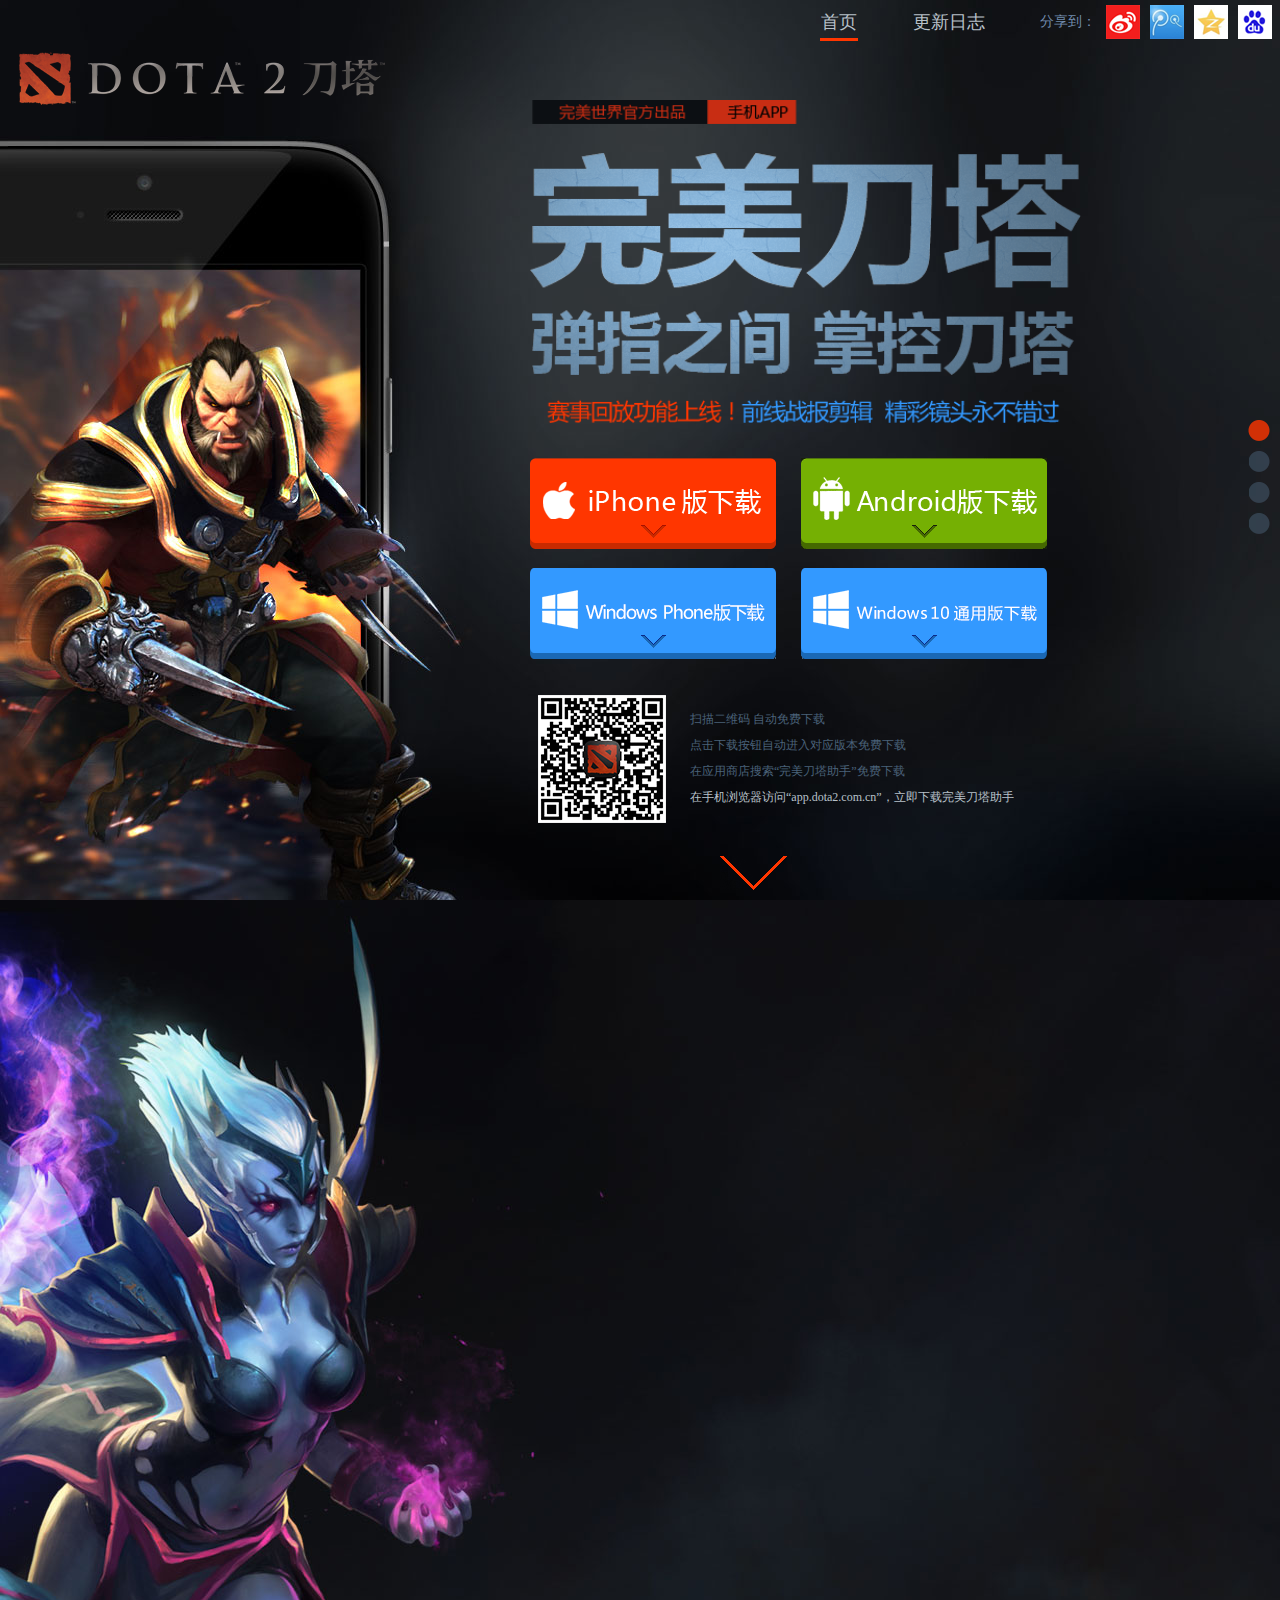
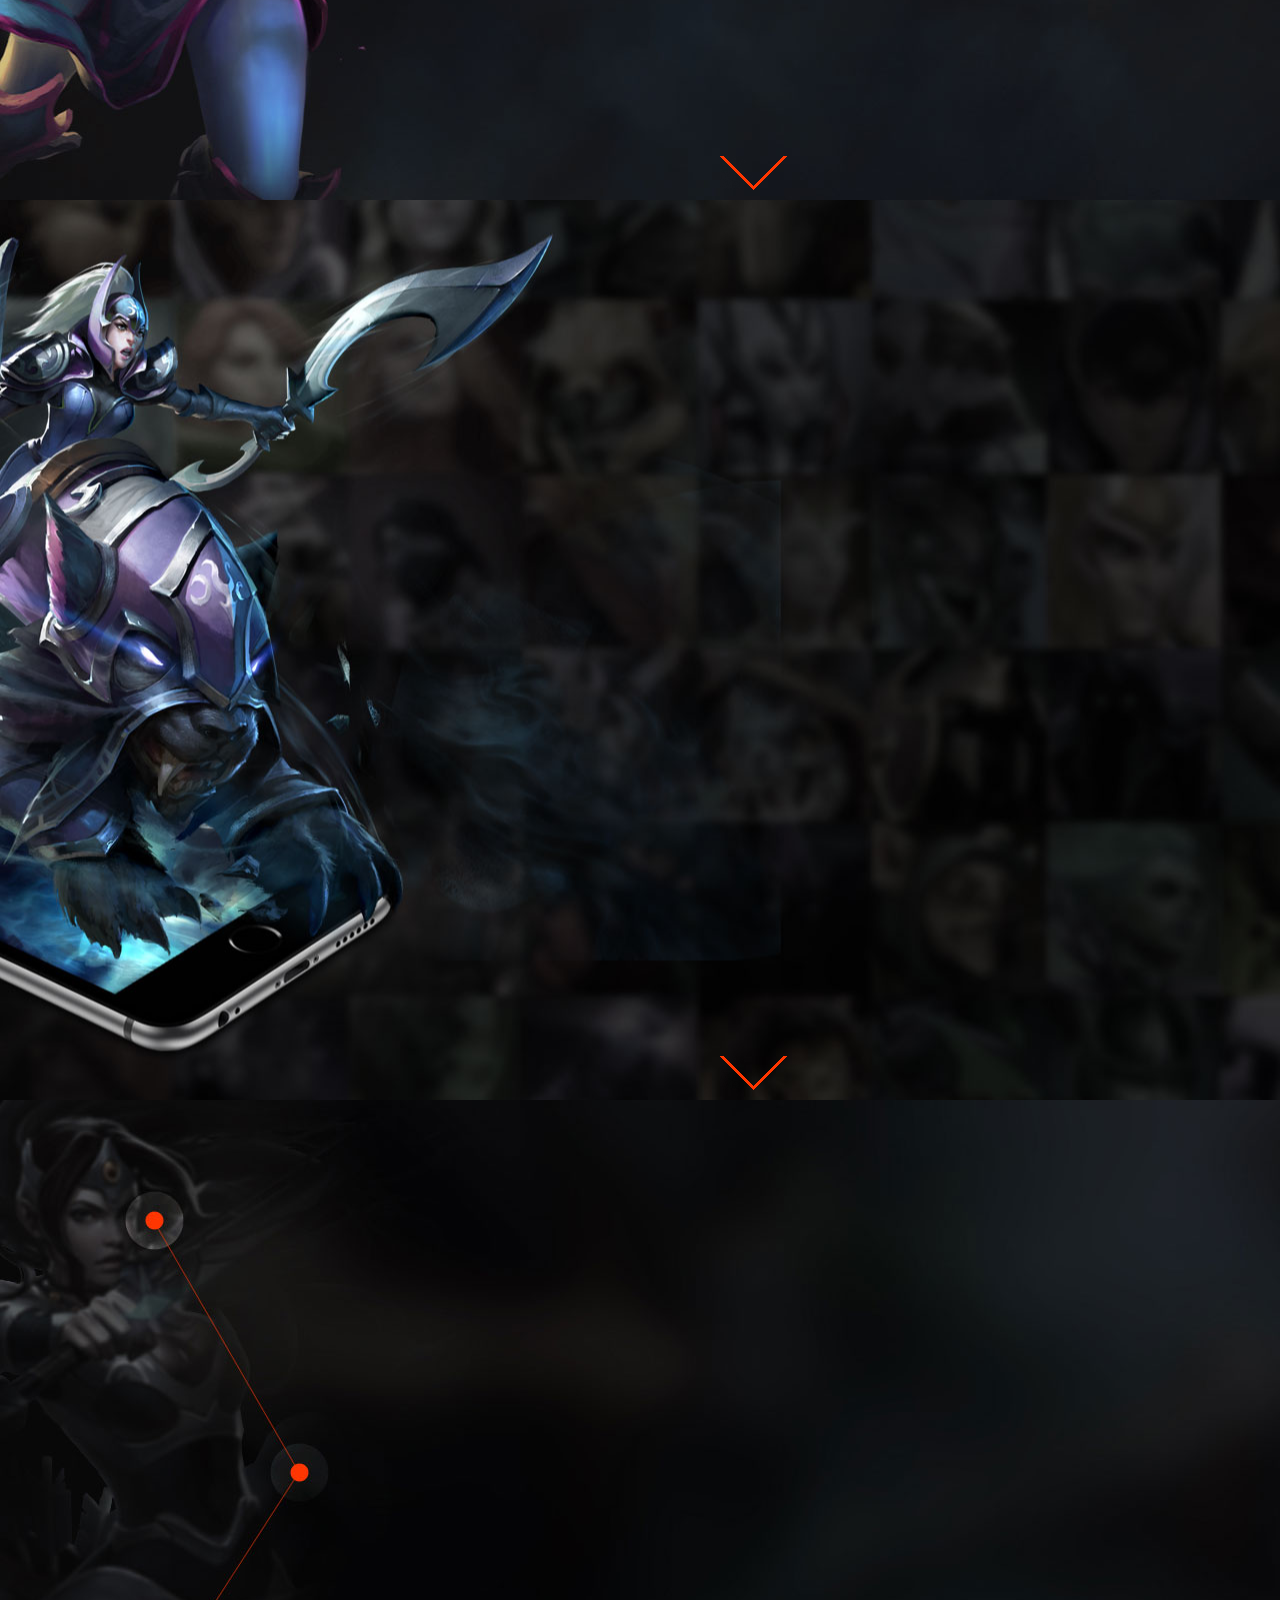
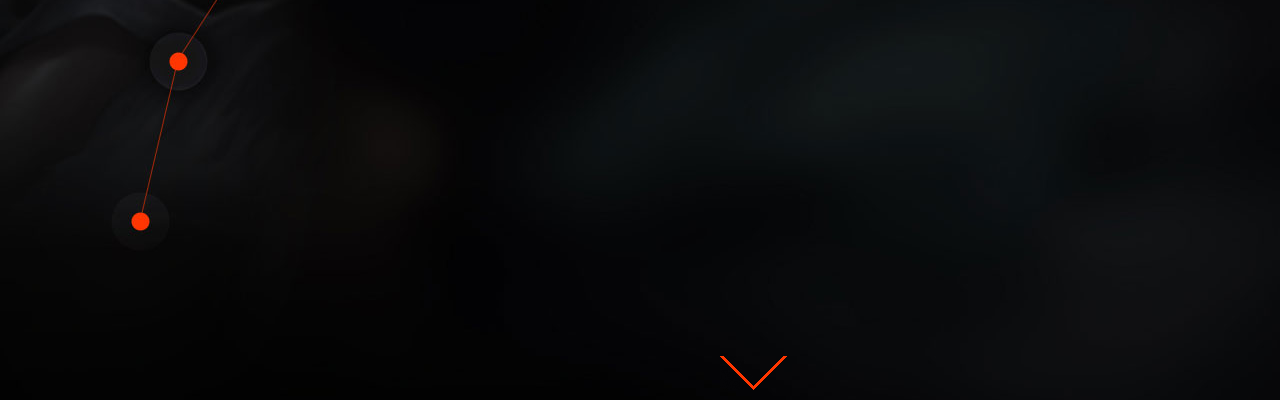
<file: app/Index.html>
﻿<!DOCTYPE html>
<html>

<head>
    <meta charset="utf-8" />
    <!-- SFC优化 -->
    <link rel="shortcut icon" href="steam.ico" />
    <link href="css/web1504.css" rel="stylesheet" type="text/css" />
    <!-- 引用JQ-->
    <script type="text/javascript" src="js/jq_171.js"></script>
    <script type="text/javascript" src="js/move.js"></script>
    <!-- 底部动画-->
    <script>
        window.onload = function() {

            var json = {
                title: [
                    '<img src="image/1.png">',
                    '<img src="image/2.png">',
                    '<img src="image/3.png">',
                    '<img src="image/4.png">',
                    '<img src="image/5.png">',
                    '<img src="image/6.png">',
                    '<img src="image/7.png">',
                    '<img src="image/8.png">',
                    '<img src="image/9.png">',
                    '<img src="image/10.png">',
                    '<img src="image/11.png">',
                    '<img src="image/12.png">',
                    '<img src="image/13.png">',
                    '<img src="image/14.png">',
                    '<img src="image/15.png">',
                    '<img src="image/16.png">',
                    '<img src="image/17.png">',
                    '<img src="image/18.png">',
                    '<img src="image/19.png">',
                    '<img src="image/20.png">',
                    '<img src="image/21.png">',
                    '<img src="image/22.png">',
                    '<img src="image/23.png">',
                    '<img src="image/24.png">',
                    '<img src="image/25.png">',
                    '<img src="image/26.png">',
                    '<img src="image/27.png">',
                    '<img src="image/28.png">',
                    '<img src="image/29.png">',
                    '<img src="image/30.png">',
                    '<img src="image/31.png">',
                    '<img src="image/32.png">',
                    '<img src="image/33.png">',
                    '<img src="image/34.png">'
                ]
            };
            var arr = [];
            var iNow = 9;

            page({

                id: 'div1',
                nowNum: 1,
                allNum: Math.ceil(json.title.length / 10),
                callBack: function(now, all) {

                    var num = now * 10 < json.title.length ? 10 : json.title.length - (now - 1) * 10;
                    var oUl = document.getElementById('ul1');
                    var aLi = oUl.getElementsByTagName('li');

                    if (oUl.innerHTML == '') {
                        for (var i = 0; i < num; i++) {
                            var oLi = document.createElement('li');
                            oLi.innerHTML = json.title[(now - 1) * 10 + i];
                            oUl.appendChild(oLi);
                        }

                        for (var i = 0; i < aLi.length; i++) {
                            arr.push([aLi[i].offsetLeft, aLi[i].offsetTop]);
                        }

                        for (var i = 0; i < aLi.length; i++) {
                            aLi[i].style.position = 'absolute';
                            aLi[i].style.left = arr[i][0] + 'px';
                            aLi[i].style.top = arr[i][1] + 'px';
                            aLi[i].style.margin = 0;
                        }

                    } else {

                        var timer = setInterval(function() {

                            startMove(aLi[iNow], {
                                left: 200,
                                top: 250,
                                opacity: 0
                            });

                            if (iNow == 0) {
                                clearInterval(timer);

                                iNow = num - 1;

                                for (var i = 0; i < num; i++) {
                                    aLi[i].innerHTML = json.title[(now - 1) * 10 + i];
                                }

                                var timer2 = setInterval(function() {

                                    startMove(aLi[iNow], {
                                        left: arr[iNow][0],
                                        top: arr[iNow][1],
                                        opacity: 100
                                    });

                                    if (iNow == 0) {
                                        clearInterval(timer2);
                                        iNow = num - 1;
                                    } else {
                                        iNow--;
                                    }

                                }, 100);

                            } else {
                                iNow--;
                            }

                        }, 100);

                    }

                }

            });

        };

        function page(opt) {

            if (!opt.id) {
                return false
            };

            var obj = document.getElementById(opt.id);

            var nowNum = opt.nowNum || 1;
            var allNum = opt.allNum || 5;
            var callBack = opt.callBack || function() {};

            if (nowNum >= 4 && allNum >= 6) {

                var oA = document.createElement('a');
                oA.href = '#1';
                oA.innerHTML = '首页';
                obj.appendChild(oA);

            }

            if (nowNum >= 2) {
                var oA = document.createElement('a');
                oA.href = '#' + (nowNum - 1);
                oA.innerHTML = '上一页';
                obj.appendChild(oA);
            }

            if (allNum <= 5) {
                for (var i = 1; i <= allNum; i++) {
                    var oA = document.createElement('a');
                    oA.href = '#' + i;
                    if (nowNum == i) {
                        oA.innerHTML = i;
                    } else {
                        oA.innerHTML = '[' + i + ']';
                    }
                    obj.appendChild(oA);
                }
            } else {

                for (var i = 1; i <= 5; i++) {
                    var oA = document.createElement('a');


                    if (nowNum == 1 || nowNum == 2) {

                        oA.href = '#' + i;
                        if (nowNum == i) {
                            oA.innerHTML = i;
                        } else {
                            oA.innerHTML = '[' + i + ']';
                        }

                    } else if ((allNum - nowNum) == 0 || (allNum - nowNum) == 1) {

                        oA.href = '#' + (allNum - 5 + i);

                        if ((allNum - nowNum) == 0 && i == 5) {
                            oA.innerHTML = (allNum - 5 + i);
                        } else if ((allNum - nowNum) == 1 && i == 4) {
                            oA.innerHTML = (allNum - 5 + i);
                        } else {
                            oA.innerHTML = '[' + (allNum - 5 + i) + ']';
                        }

                    } else {
                        oA.href = '#' + (nowNum - 3 + i);

                        if (i == 3) {
                            oA.innerHTML = (nowNum - 3 + i);
                        } else {
                            oA.innerHTML = '[' + (nowNum - 3 + i) + ']';
                        }
                    }
                    obj.appendChild(oA);

                }

            }

            if ((allNum - nowNum) >= 1) {
                var oA = document.createElement('a');
                oA.href = '#' + (nowNum + 1);
                oA.innerHTML = '下一页';
                obj.appendChild(oA);
            }

            if ((allNum - nowNum) >= 3 && allNum >= 6) {

                var oA = document.createElement('a');
                oA.href = '#' + allNum;
                oA.innerHTML = '尾页';
                obj.appendChild(oA);

            }

            callBack(nowNum, allNum);

            var aA = obj.getElementsByTagName('a');

            for (var i = 0; i < aA.length; i++) {
                aA[i].onclick = function() {

                    var nowNum = parseInt(this.getAttribute('href').substring(1));

                    obj.innerHTML = '';

                    page({

                        id: opt.id,
                        nowNum: nowNum,
                        allNum: allNum,
                        callBack: callBack

                    });

                    return false;

                };
            }

        }
    </script>
    <title>完美刀塔助手APP下载 - 完美官方出品</title>
    <!-- 给下载框添加js -->
    <script>
        $(function() {
            $("#btn_down_iphone,#btn_down_android,#btn_down_wp,#btn_down_wp10").hover(function() {
                $(this).addClass('hover')
            }, function() {
                $(this).removeClass('hover')
            });
        })
    </script>
</head>

<body>
    <!-- 右侧滚动栏 -->
    <ul id="point_ul">
        <li class="on"></li>
        <li></li>
        <li></li>
        <li></li>
    </ul>
    <!-- 主页面 -->
    <div id="box_h">
        <div id="screen1" class="screen" scrollDown="#screen2">
            <a href="#" target="_blank"><img class="logo" src="picture/logo.png" /></a>
            <!-- 菜单 -->
            <ul class="menu">
                <li class="on">
                    <a href="../index/index.html">首页</a>
                </li>
                <li>
                    <a href="#">更新日志</a>
                </li>
            </ul>
            <!-- 分享 -->
            <div class="share_box">
                <p>分享到：</p>
                <img id="share_sina" src="picture/share_sina.png" /> <img id="share_qq" src="picture/share_qq.png" /> <img id="share_zone" src="picture/share_zone.png" /> <img id="share_baidu" src="picture/share_baidu.png" />
            </div>
            <!-- 下载部分 -->
            <div class="s1_cont"><img src="picture/s1_img1_1504.png" height="330" />
                <!-- APP下载 -->
                <div class="btn_down_box mt1">
                    <div id="btn_down_iphone">
                        <a href="#" target="_blank"></a>

                        <p>当前版本：V3.3.1<br> 软件大小：56.2MB
                            <br> 更新日期：2016-7-20
                            <br> 支持iOS7.0以上，适配iPad
                        </p>
                    </div>
                    <div id="btn_down_android">
                        <a href="#" target="_blank"></a>

                        <p> 当前版本：V3.3.0<br> 软件大小：40.06MB
                            <br> 更新日期：2016-7-19
                            <br> 适用固件：Andorid2.3及以上版本固件
                        </p>
                    </div>
                    <div id="btn_down_wp">
                        <a href="#" target="_blank"></a>

                        <p> 当前版本：V2.8.4<br> 软件大小：53.98MB
                            <br> 更新日期：2016-4-29
                            <br> 适用系统：Windows Phone 8.1</p>
                    </div>
                    <div id="btn_down_wp10">
                        <a href="#" target="_blank"></a>

                        <p> 当前版本：V2.8.5<br> 软件大小：59.1MB
                            <br> 更新日期：2016-4-29
                            <br> 适用系统：Windows 10</p>
                    </div>
                </div>
                <!-- 二维码 -->
                <div class="s1_ma">
                    <p> 扫描二维码 自动免费下载<br> 点击下载按钮自动进入对应版本免费下载
                        <br> 在应用商店搜索“完美刀塔助手”免费下载
                        <br>
                        <span>在手机浏览器访问“app.dota2.com.cn”，立即下载完美刀塔助手</span></p>
                </div>
            </div>
            <!-- 箭头 -->
            <img class="down_jt" next="1" src="picture/s_down.png" />
        </div>
        <div id="screen2" class="screen" scrollDown="#screen3" scrollUp="#screen1">
            <img class="s_img" id="s2_1" src="picture/s2_img1_1504.png" />
            <img class="s_img" id="s2_2" src="picture/s2_img2_1504.png" />
            <img class="down_jt" next="2" src="picture/s_down.png" />
        </div>
        <div id="screen3" class="screen" scrollDown="#screen4" scrollUp="#screen2">
            <img class="s_img" id="s3_1" src="picture/s3_img1_1504.png" />
            <img class="s_img" id="s3_2" src="picture/s3_img2_1504.png" />
            <img class="down_jt" next="3" src="picture/s_down.png" />
        </div>
        <div id="screen4" class="screen" scrollUp="#screen3">
            <img class="s_img" id="s4_1" src="picture/s4_img1_1504.png" />
            <img class="s_img" id="s4_2" src="picture/s4_img2_1504.png" />
            <img id="down_jt_last" src="picture/s_down.png" />
        </div>
        <!-- 页尾弹出框 -->
        <div id="botbar">
            <div class="bot_down" href="#" target="_blank">
                <ul id="ul1"></ul>
                <div id="div1">
                    <!--<a class="bot_down1" href="#" target="_blank"></a>-->
                    <!--<a class="bot_down2" href="#" target="_blank"></a>-->
                    <!--<a class="bot_down3" href="#" target="_blank"></a>-->
                </div>
            </div>
        </div>
    </div>


    <!--以下JS部分-->

    <!--添加2个滚屏JS插件-->
    <script type="text/javascript" src="js/jquery.scrollto-min.js"></script>
    <script type="text/javascript" src="js/jquery.mousewheel.js"></script>
    <script type="text/javascript">
        $(function() {
            //size  只在页面生成时候执行一次  之后改变页面就不会执行 所以要添加resize
            var clientW = document.documentElement.clientWidth; //获得浏览器宽度
            var clientH = document.documentElement.clientHeight; //获得浏览器高度
            var webW = (clientW > 1190) ? clientW : 1190; //让宽度大于等于1190
            var webH;
            if (clientH <= 620) { //高度最小620
                webH = 620;
            } else if (clientH > 620 && clientH <= 980) { //在620和980之间就不变
                webH = clientH;
            } else {
                webH = 980; //最大980
            }
            $('#box_h').css({
                'width': webW + 'px',
                'height': webH * 4 + 'px'
            }); //设置大盒子的宽高
            $('.screen').each(function() { //设置每个screen的高度和宽度
                $(this).css({
                    'width': webW + 'px',
                    'height': webH + 'px'
                }); //遍历每个div然后设置长宽
            });
            $(window).resize(function() { //调整窗口大小就执行函数来设置页面的最小高度和最小宽度
                var clientW = document.documentElement.clientWidth;
                var clientH = document.documentElement.clientHeight;
                var webW = (clientW > 1190) ? clientW : 1190;
                var webH;
                if (clientH <= 620) {
                    webH = 620;
                } else if (clientH > 620 && clientH <= 980) {
                    webH = clientH;
                } else {
                    webH = 980;
                }
                $('#box_h').css({
                    'width': webW + 'px',
                    'height': webH * 4 + 'px'
                });
                $('.screen').each(function() {
                    $(this).css({
                        'width': webW + 'px',
                        'height': webH + 'px'
                    });
                });
            });
            $('#botbar').css({
                'width': webW + 'px',
                'bottom': '-298px'
            }); //设置底下的宽高
            if (webH <= 768) { //如果高度小于768 就重新设置
                $('.logo').css({
                    'left': '40px',
                    'top': '10%',
                    'width': '300px'
                }); //标题
                $('.s1_cont').css('bottom', '4%'); //页面主要文本 底部浮动
                $('.mt1').css('margin-top', '0'); //手机下载 margin-top
                $('#s2_1').css({
                    'top': '10%',
                    'width': '400px'
                }); //上部分文字
                $('#s3_1').css({
                    'top': '10%',
                    'width': '400px'
                }); //上部分文字
                $('#s4_1').css({
                    'top': '10%',
                    'width': '400px'
                }); //上部分文字
                $('#s2_2').css({
                    'width': '500px'
                }); //下部分文字
                $('#s3_2').css({
                    'width': '500px'
                }); //上部分文字
                $('#s4_2').css({
                    'width': '500px'
                }); //上部分文字
            }
            //scroll-shu
            var divBtn = {
                '#screen1': 0,
                '#screen2': 1,
                '#screen3': 2,
                '#screen4': 3
            };
            //找到每个页面的需要动画的图片
            var $img2_1 = $('#screen2').find('.s_img').eq(0), //id叫screen2里的类名叫s_img的第一个元素
                $img2_2 = $('#screen2').find('.s_img').eq(1),
                $img3_1 = $('#screen3').find('.s_img').eq(0),
                $img3_2 = $('#screen3').find('.s_img').eq(1),
                $img4_1 = $('#screen4').find('.s_img').eq(0),
                $img4_2 = $('#screen4').find('.s_img').eq(1);


            //给每个页面的2张图片添加动画 一旦执行事件就执行这些函数
            function showZi2() {
                $img2_1.show().animate({
                    'left': '538px'
                }, 500, function() { //上图
                    $img2_2.show().animate({
                        'left': '538px'
                    }, 200); //下图
                });
            }

            function hideZi2() {
                $img2_1.animate({
                    'left': '0px'
                }, 300, function() {
                    $(this).hide();
                });
                $img2_2.animate({
                    'left': '1000px'
                }, 300, function() {
                    $(this).hide();
                });
            }

            function showZi3() {
                $img3_1.show().animate({
                    'left': '538px'
                }, 500, function() {
                    $img3_2.show().animate({
                        'left': '538px'
                    }, 200);
                });
            }

            function hideZi3() {
                $img3_1.animate({
                    'left': '0px'
                }, 300, function() {
                    $(this).hide();
                });
                $img3_2.animate({
                    'left': '1000px'
                }, 300, function() {
                    $(this).hide();
                });
            }

            function showZi4() {
                $img4_1.show().animate({
                    'left': '538px'
                }, 500, function() {
                    $img4_2.show().animate({
                        'left': '538px'
                    }, 200);
                });
            }

            function hideZi4() {
                $img4_1.animate({
                    'left': '0px'
                }, 300, function() {
                    $(this).hide();
                });
                $img4_2.animate({
                    'left': '1000px'
                }, 300, function() {
                    $(this).hide();
                });
            }


            //添加页面跳转的函数 函数中包括页面中的文字动画 以及侧边栏的颜色
            function showScreenN(n) {
                //底部的动作
                $('#botbar').css('bottom', '-298px'); //把底部隐藏 无动画
                //侧边栏的动作
                $('#point_ul li').removeClass('on'); //去除on的css
                $('#point_ul li').eq(n).addClass('on'); //添加on的css
                //实现滚动页面的效果  页面的div和速度
                $.scrollTo('#screen' + (n + 1), 500); //滚动到那个屏幕
                //页面内部动画
                if (n == 0) { //切第一张
                    hideZi2();
                    hideZi3();
                    hideZi4();
                }
                if (n == 1) { //切第二张
                    showZi2();
                    hideZi3();
                    hideZi4();
                }
                if (n == 2) { //切第三张
                    showZi3();
                    hideZi2();
                    hideZi4();
                }
                if (n == 3) { //切第四张
                    showZi4();
                    hideZi2();
                    hideZi3();
                }
            }

            var scrollFlag = false; //滚动开关
            $('.screen').each(function(i) { //i指的是索引
                $(this).mousewheel(function(event, delta) {
                    //			event.preventDefault();
                    if (scrollFlag) { //滚动的时候 停止函数执行
                        return false;
                    }
                    var scrollDown = $(this).attr('scrollDown'), //把这个页面下个页面的id给变量
                        scrollUp = $(this).attr('scrollUp'); //把这个页面上个页面的id给变量

                    if (delta < 0) { //往上滚
                        if (scrollDown) { //如果有scrollDown这个属性
                            scrollFlag = true; //开启开关
                            $.scrollTo(scrollDown, 500, function() { //滚到id为变量的这个div
                                scrollFlag = false //滚动完关闭开关
                            });
                            showScreenN(divBtn[scrollDown]); //执行页面的图片动画 之前定义了一个对象 键值对为 变量名和索引
                        }
                        if ($(this).attr('id') == 'screen4') {
                            //					$('#botbar').stop().animate({'bottom':'0px'},500);
                            $('#botbar').animate({
                                'bottom': '0px'
                            }, 500);
                        }
                    }
                    if (delta > 0) { //往下滚
                        if (scrollUp) {
                            scrollFlag = true;
                            $.scrollTo(scrollUp, 500, function() {
                                scrollFlag = false
                            });
                            showScreenN(divBtn[scrollUp]);
                        }
                    }
                });
            });


            //scrollTo

            //侧边栏添加click事件
            $('#point_ul li').each(function(i) { //给侧边栏添加点击事件
                $(this).click(function() {
                    console.log(i); //i指的是each里面每个元素的索引
                    showScreenN(i);
                });
            });

            //底部箭头添加事件
            $('.down_jt').each(function() { //给每个箭头添加事件
                $(this).click(function() { //箭头点击事件
                    var showNum = parseInt($(this).attr('next')); //获得点击时候的箭头的next属性 获得的是个字符串 改成数字
                    console.log(showNum); //screen的索引
                    showScreenN(showNum);
                });
            });

            //最后一个箭头的事件
            $('#down_jt_last').click(function() { //给最后箭头添加事件
                //		$('#botbar').stop().animate({'bottom':'0px'},500);//停止任何动画 执行新的动画
                $('#botbar').animate({
                    'bottom': '0px'
                }, 500); //停止任何动画 执行新的动画
            });

        });
    </script>
</body>

</html>
</file>
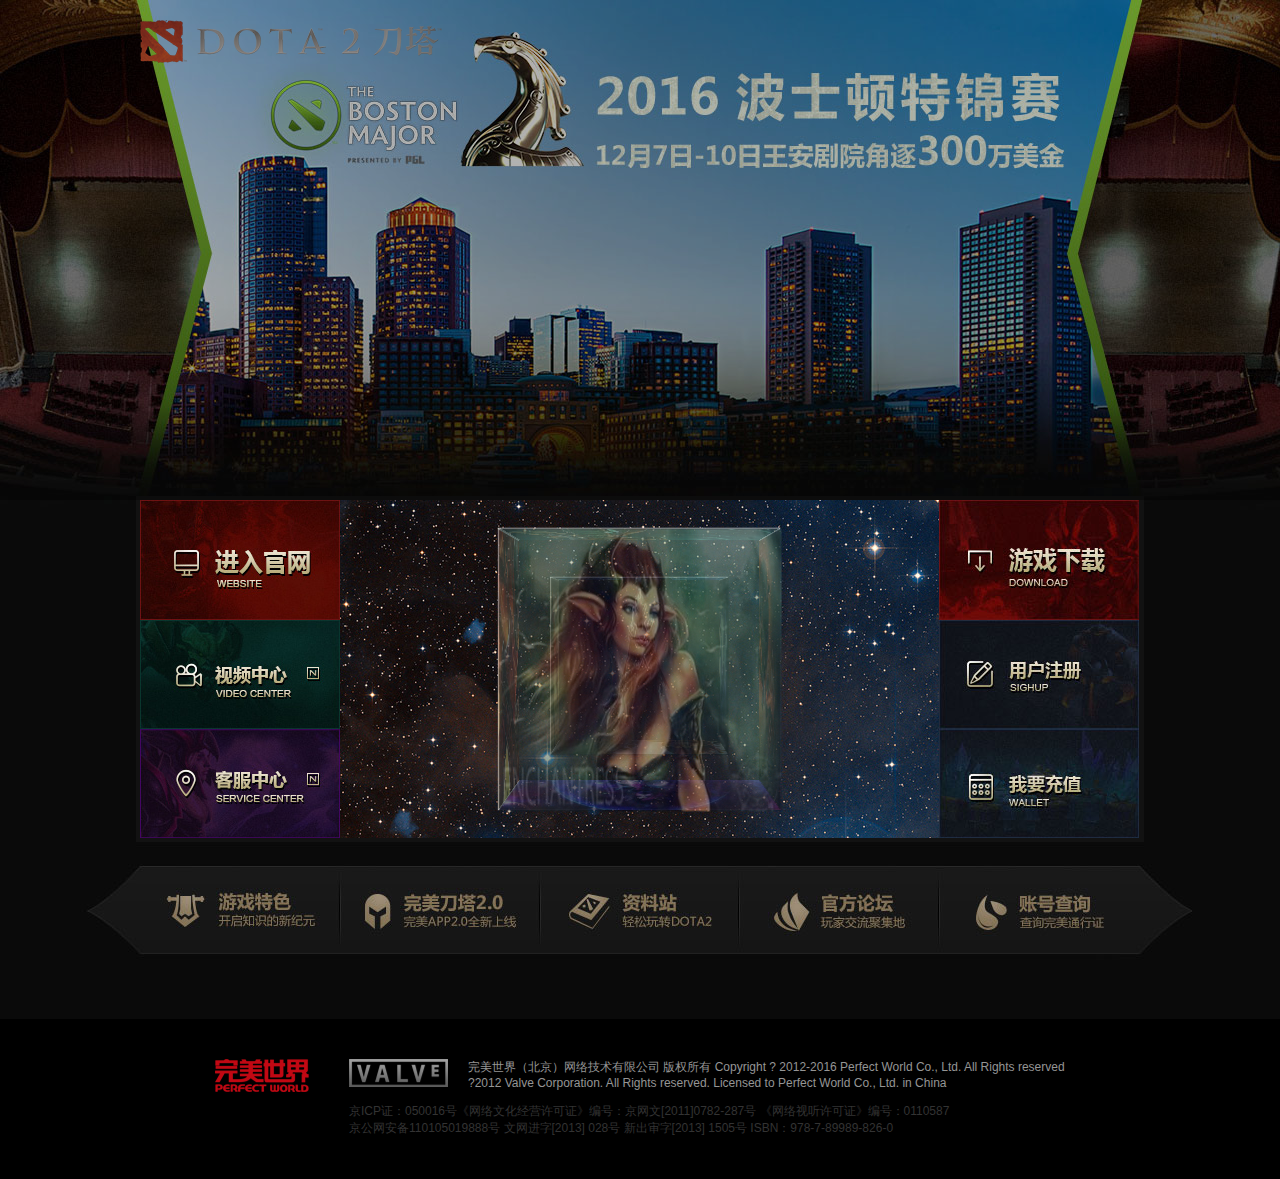
<file: enter/index.html>
﻿<!DOCTYPE html>
<html lang="ddb">

<head>
    <meta charset="utf-8" />
    <link rel="shortcut icon" href="images/steam.ico" />
    <title>DOTA2 - 刀塔官方网站 - 全球顶级竞技 唯一正统续作</title>
    <link href="css/ddbcover.css" rel="stylesheet" type="text/css" />

</head>

<body>
    <div class="bg" style="background: url(images/bg-main161028new.jpg) 50% 0 no-repeat #000;">
        <div class="rel1002" style="height:1019px;">

            <a href="javascript:;" target="_blank" style="display:block; margin-top:20px;"><img src="picture/dota2_logo.png" width="304" height="46" /></a>

            <div id="PrizePoolText" style="display:none;"></div>

            <a hidefocus="true" href="javascript:;" target="_blank" class="link tit">2016波士顿特级锦标赛中国区公开预选赛 - DOTA2 - 刀塔官方网站 -
			全球顶级竞技 唯一正统续作</a>
            <a hidefocus="true" href="javascript:;" target="_blank" class="link link1">游戏特色</a>
            <a hidefocus="true" href="javascript:;" target="_blank" class="link link2">完美刀塔2.0</a>
            <a hidefocus="true" href="javascript:;" target="_blank" class="link link3">资料站</a>
            <a hidefocus="true" href="javascript:;" target="_blank" class="link link4">官方论坛</a>
            <a hidefocus="true" href="javascript:;" target="_blank" class="link link5">账号查询</a>

            <div class="center_box">
                <div id="center_box">
                    <div class="wrap">
                        <div class="box" id="box">
                            <div class="div yi" id="yi"><img src="images/dota1.jpg" alt="" /></div>
                            <div class="div er" id="er"><img src="images/dota2.jpg" alt="" /></div>
                            <div class="div san" id="san"><img src="images/dota3.jpg" alt="" /></div>
                            <div class="div si" id="si"><img src="images/dota4.jpg" alt="" /></div>
                            <div class="div wu" id="wu"><img src="images/dota5.jpg" alt="" /></div>
                            <div class="div liu" id="liu"><img src="images/dota6.jpg" alt="" /></div>
                            <div class="div qi" id="qi"><img src="images/dota7.jpg" alt="" /></div>
                            <div class="div ba" id="ba"><img src="images/dota8.jpg" alt="" /></div>
                            <div class="div jiu" id="jiu"><img src="images/dota9.jpg" alt="" /></div>
                            <div class="div shi" id="shi"><img src="images/dota10.jpg" alt="" /></div>
                            <div class="div shiyi" id="shiyi"><img src="images/dota11.jpg" alt="" /></div>
                            <div class="div shier" id="shier"><img src="images/dota12.jpg" alt="" /></div>
                        </div>
                    </div>
                </div>
            </div>
            <div class="entersl" id="entersl">
                <a href="../index/index.html" target="_blank" class="enter1" style="opacity: 0"><img src="picture/h_01.jpg" alt=""></a>
                <a href="javascript:;" target="_blank" class="enter2" style="opacity: 0"><img src="picture/h_02.jpg" alt="" /></a>
                <a href="javascript:;" target="_blank" class="enter3" style="opacity: 0"><img src="picture/h_03.jpg" alt="" /></a>
            </div>
            <div class="entersr" id="entersr">
                <a href="javascript:;" target="_blank" class="enter4" style="opacity: 0"><img src="picture/h2_01.jpg" alt="" /></a>
                <a id="daodayezhuce" onclick="_hmt.push(['_trackEvent', 'cover1', 'click']);" href="javascript:;" target="_blank" class="enter5" style="opacity: 0"><img src="picture/h2_02.jpg" alt="" /></a>
                <a href="javascript:;" target="_blank" class="enter6" style="opacity: 0"><img src="picture/h2_03.jpg" alt="" /></a>
            </div>
        </div>
    </div>
    <div class="bottom">
        <div class="banxin1">
            <a href="javascript:;"><img class="img1" src="images/logo-wanmei.png" alt="" /></a>
            <a href="javascript:;"><img class="img2" src="images/logo-valve.png" alt="" /></a>

            <div class="botm1">
                <p>完美世界（北京）网络技术有限公司 版权所有 Copyright ? 2012-2016 Perfect World Co., Ltd. All Rights reserved</p>

                <p>?2012 Valve Corporation. All Rights reserved. Licensed to Perfect World Co., Ltd. in China</p>
            </div>
            <div class="botm2">
                <p>京ICP证：050016号《网络文化经营许可证》编号：京网文[2011]0782-287号 《网络视听许可证》编号：0110587</p>

                <p>京公网安备110105019888号 文网进字[2013] 028号 新出审字[2013] 1505号 ISBN：978-7-89989-826-0</p>
            </div>
        </div>
    </div>
</body>
<canvas id="canv" height="500px" width="1366px"></canvas>

<script src="js/ddbcover.js"></script>

</html>
</file>
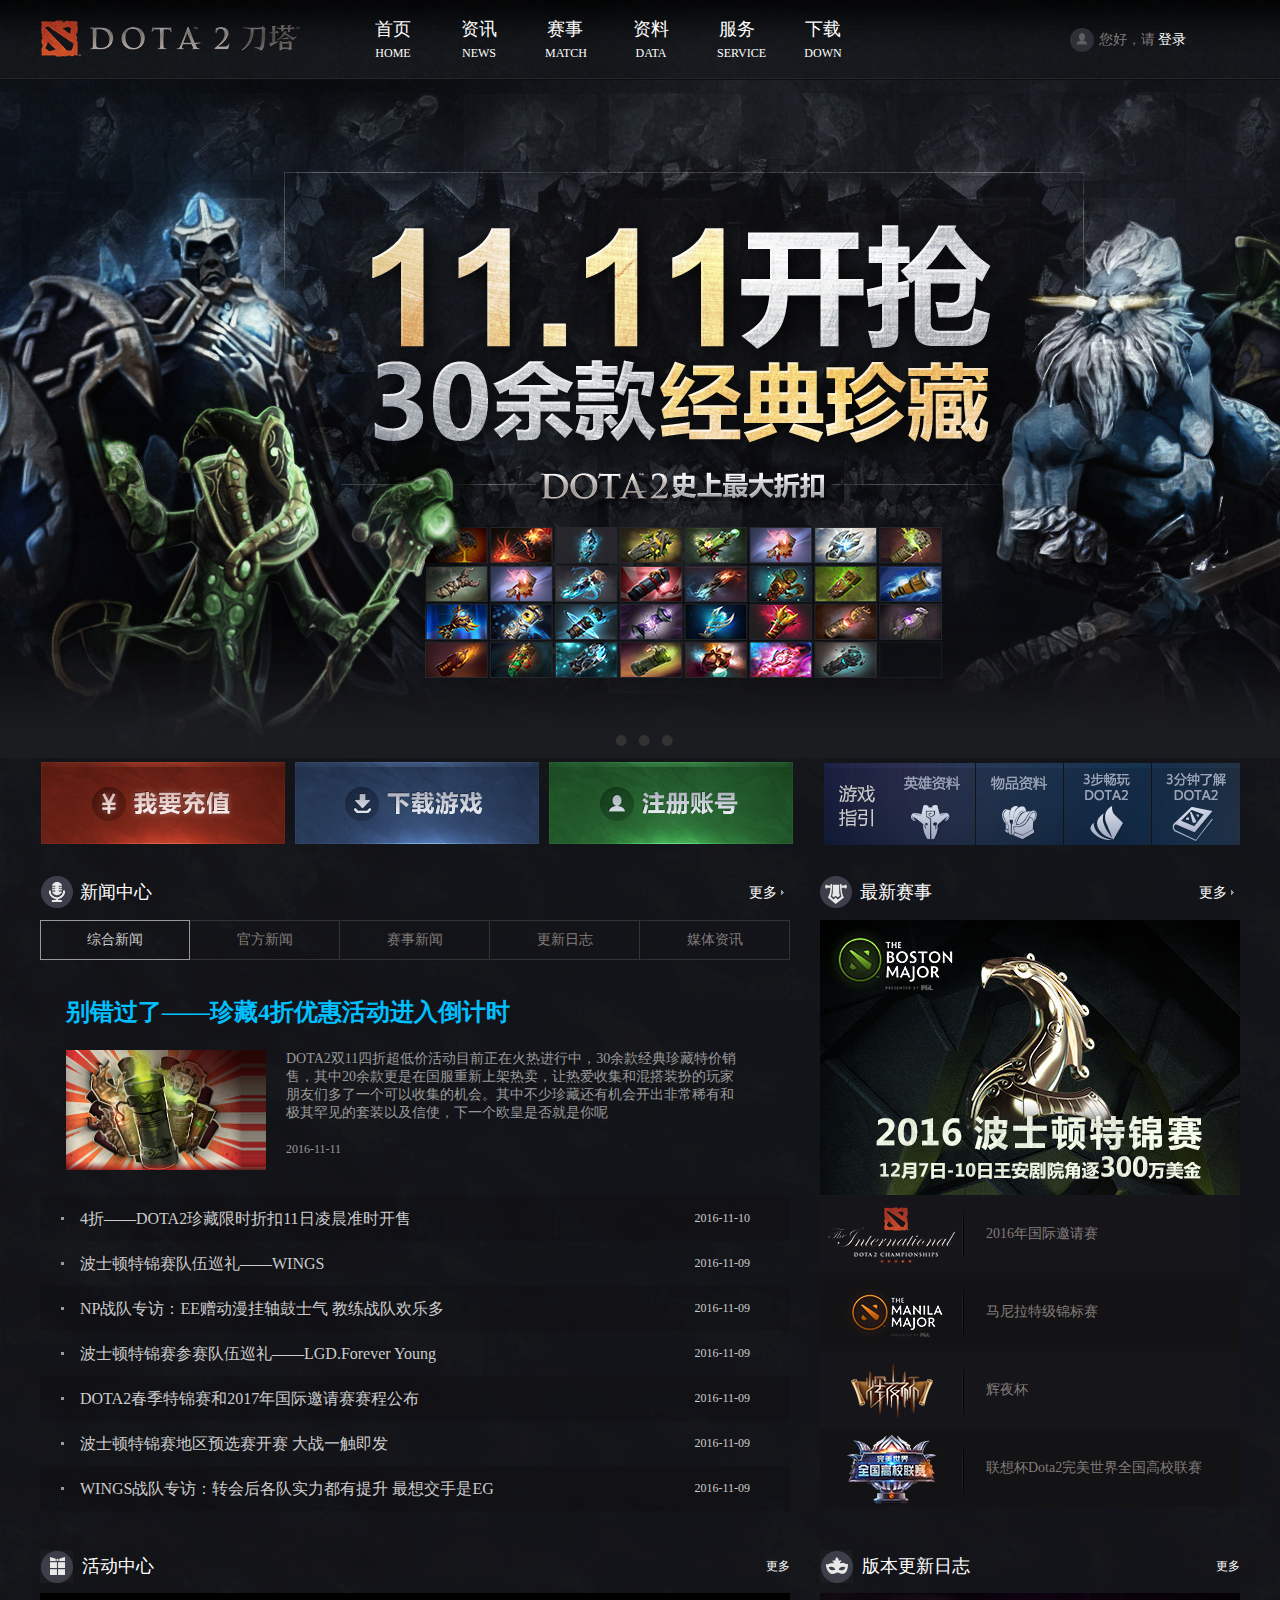
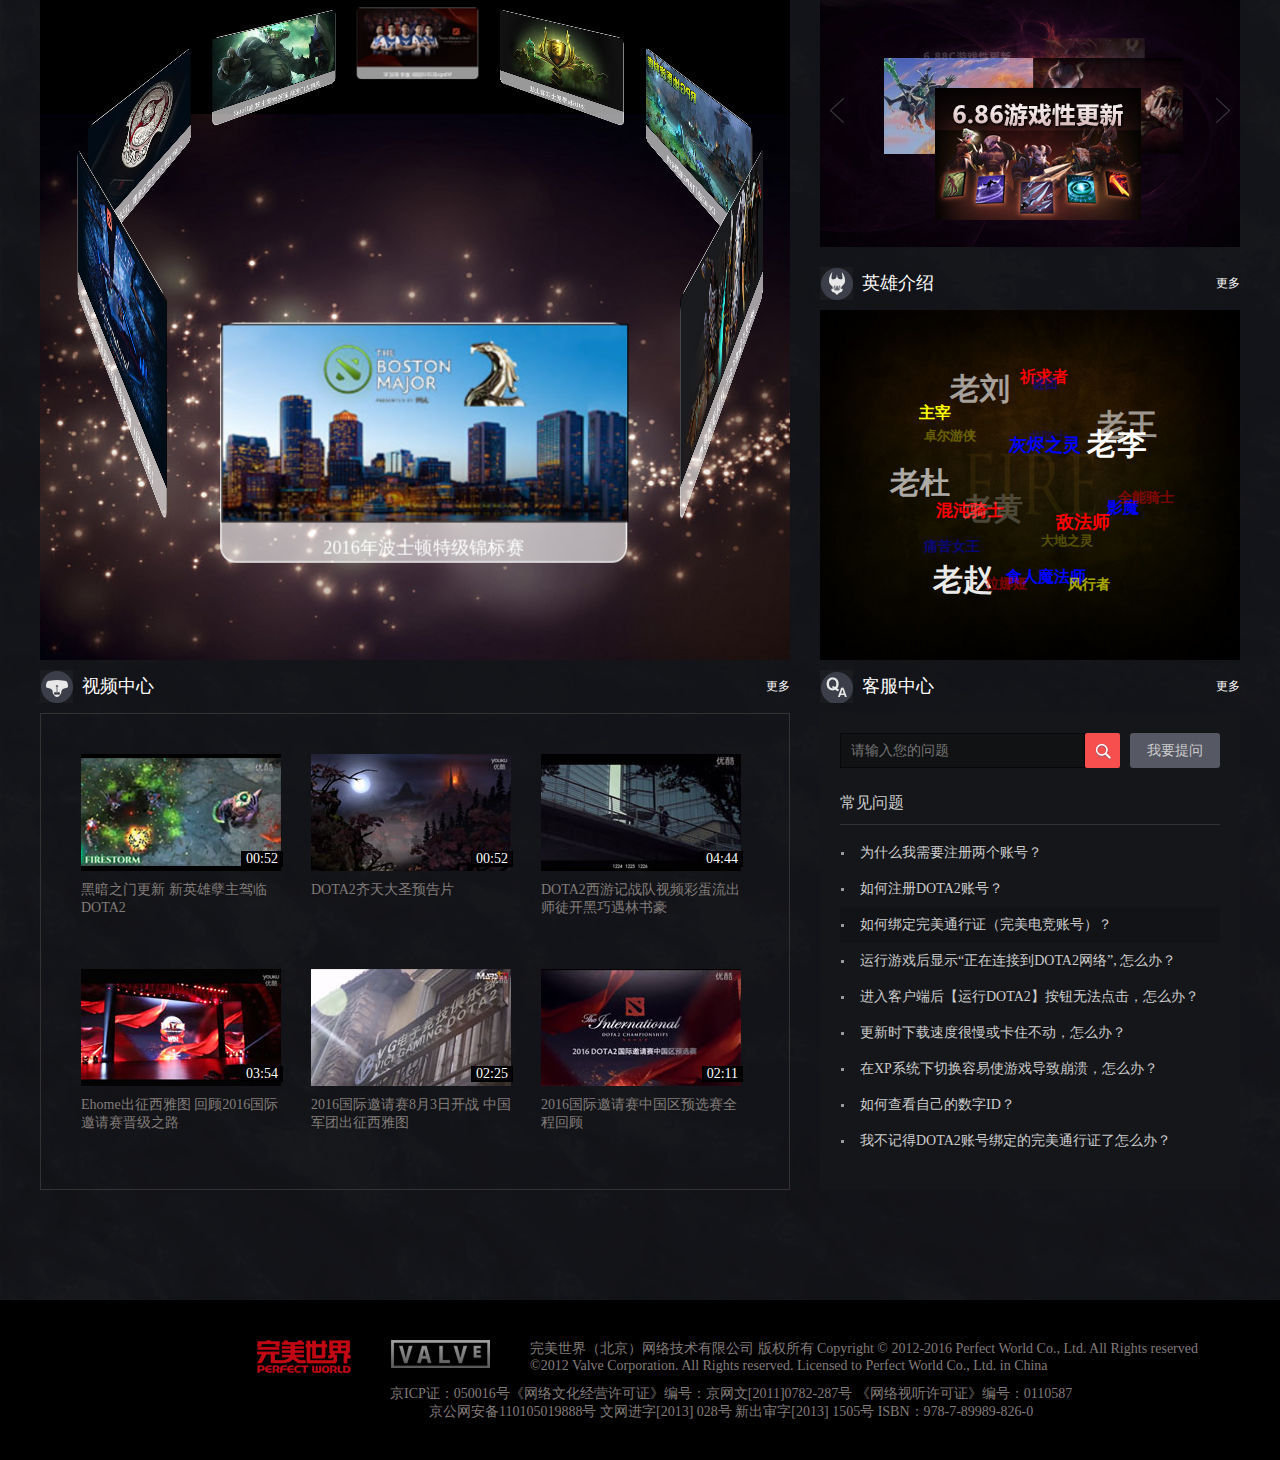
<file: index/index.html>
<!DOCTYPE html>
<html>

<head lang="en">
    <meta charset="UTF-8">
    <title>DOTA2 - 刀塔官方网站 - 全球顶级竞技 唯一正统续作</title>
    <link href="css/common.css" rel="stylesheet" />
    <link href="css/index.css" rel="stylesheet" />
    <link rel="stylesheet" href="css/active.css" />
    <link rel="shortcut icon" href="images/steam.ico" />
    <script src="js/myjs.js"></script>
    <script src="js/index.js"></script>
</head>

<body>
    <div class="lys_nav">
        <div class="w clearfix">
            <a href="javascript:;" class="lys_navlogo"></a>
            <ul class="lys_navul" id="lys_navul">
                <li>
                    <a href="javascript:;" class="lys_navlink">
                        <span>首页</span>
                        <span class="lys_smalltext">HOME</span>
                    </a>
                    <div class="lys_link_pop">
                        <a href="../enter/Index.html" target="_blank">品牌站</a>
                        <a href="javascript:;" target="_blank">个人中心</a>
                        <a href="../store/Index_3.html" target="_blank">神秘商店</a>
                    </div>
                </li>
                <li>
                    <a href="javascript:;" class="lys_navlink">
                        <span>资讯</span>
                        <span class="lys_smalltext">NEWS</span>
                    </a>
                    <div class="lys_link_pop">
                        <a href="javascript:;" target="_blank">官方新闻</a>
                        <a href="javascript:;" target="_blank">赛事新闻</a>
                        <a href="javascript:;" target="_blank">更新日志</a>
                        <a href="javascript:;" target="_blank">游戏攻略</a>
                    </div>
                </li>
                <li>
                    <a href="javascript:;" class="lys_navlink">
                        <span>赛事</span>
                        <span class="lys_smalltext">MATCH</span>
                    </a>
                    <div class="lys_link_pop">
                        <a href="javascript:;" target="_blank">赛事中心</a>
                        <a href="../app/Index.html" target="_blank">app活动中心</a>
                    </div>
                </li>
                <li>
                    <a href="javascript:;" class="lys_navlink">
                        <span>资料</span>
                        <span class="lys_smalltext">DATA</span>
                    </a>
                    <div class="lys_link_pop">
                        <a href="javascript:;" target="_blank">英雄资料</a>
                        <a href="javascript:;" target="_blank">物品资料</a>
                        <a href="javascript:;" target="_blank">地图资料</a>
                    </div>
                </li>
                <li>
                    <a href="javascript:;" class="lys_navlink">
                        <span>服务</span>
                        <span class="lys_smalltext">SERVICE</span>
                    </a>
                    <div class="lys_link_pop">
                        <a href="javascript:;" target="_blank">视频中心</a>
                        <a href="javascript:;" target="_blank">自定义地图</a>
                        <a href="javascript:;" target="_blank">视频中心</a>
                        <a href="javascript:;" target="_blank">新手指导</a>
                    </div>
                </li>
                <li>
                    <a href="javascript:;" class="lys_navlink">
                        <span>下载</span>
                        <span class="lys_smalltext">DOWN</span>
                    </a>
                    <div class="lys_link_pop">
                        <a href="javascript:;" target="_blank">客服中心</a>
                        <a href="javascript:;" target="_blank">官方论坛</a>
                        <a href="javascript:;" target="_blank">新浪微博</a>
                        <a href="javascript:;" target="_blank">网吧特权</a>
                    </div>
                </li>
            </ul>
            <div class="lys_navright">
                <i class="lys_navicon"></i> 您好，请&nbsp;<a href="javascript:;">登录</a>
            </div>
        </div>
    </div>
    <div class="lys_lunbowrap" id="lys_lunbowrap">
        <ul class="lys_lunbocontent clearfix" id="lys_lunbocontent">
            <li>
                <a href="javascript:;" class="lys_lunbopic1"></a>
            </li>
            <li>
                <a href="javascript:;" class="lys_lunbopic2"></a>
            </li>
            <li>
                <a href="javascript:;" class="lys_lunbopic3"></a>
            </li>
        </ul>
        <ul class="lys_lunbodian" id="lys_lunbodian">
            <li><i class="lys_lunboicon"></i></li>
            <li><i class="lys_lunboicon"></i></li>
            <li><i class="lys_lunboicon"></i></li>
        </ul>
        <div class="lys_arrow clearfix" id="lys_arrow">
            <div class="lys_arrowright fr" id="lys_arrowright"></div>
            <div class="lys_arrowleft fl" id="lys_arrowleft"></div>
        </div>
    </div>
    <div class="lys_button">
        <div class="lys_navbuttoncontent w">
            <div class="clearfix fl">
                <a href="javascript:;" class="lys_button1 fl"></a>
                <a href="javascript:;" class="lys_button2 fl"></a>
                <a href="javascript:;" class="lys_button3 fl"></a>
            </div>
            <div class="lys_buttonright fr">
                <span class="lys_buttonright1 fl"></span>
                <a href="javascript:;" class="fl lys_buttonright2"></a>
                <a href="javascript:;" class="fl lys_buttonright3"></a>
                <a href="javascript:;" class="fl lys_buttonright4"></a>
                <a href="javascript:;" class="fl lys_buttonright5"></a>
            </div>
        </div>
    </div>
    <div class="lys_main">
        <div class="w lys_maincontent">
            <div class="lys_newsleft fl">
                <div class="lys_newstitle clearfix">
                    <div class="lys_newstitleleft fl">
                        <i class="lys_newsicon1"></i>
                        <span>新闻中心</span>
                    </div>
                    <div class="lys_newstitleright fr">
                        <a href="javascript:;">更多</a>
                        <i class="lys_newsicon2"></i>
                    </div>
                </div>
                <div class="lys_newsleftsection clearfix">
                    <ul class="lys_tabs clearfix">
                        <li class="lys_u_tab lys_u_active">综合新闻</li>
                        <li class="lys_u_tab">官方新闻</li>
                        <li class="lys_u_tab">赛事新闻</li>
                        <li class="lys_u_tab">更新日志</li>
                        <li class="lys_u_tab">媒体资讯</li>
                    </ul>
                    <div class="lys_newslisttop">
                        <h3>别错过了&mdash;&mdash;珍藏4折优惠活动进入倒计时</h3>
                        <div class="lys_news_contents">
                            <div class="lys_news_contentstop clearfix">
                                <div class="lys_news_pic1">
                                    <img src="images/0ac77a53695abc65b41de82ea0a7b2bc1478856173.jpg" width="200px" height="120px" />
                                </div>
                                <div class="lys_news_msg">
                                    <p>
                                        DOTA2双11四折超低价活动目前正在火热进行中，30余款经典珍藏特价销售，其中20余款更是在国服重新上架热卖，让热爱收集和混搭装扮的玩家朋友们多了一个可以收集的机会。其中不少珍藏还有机会开出非常稀有和极其罕见的套装以及信使，下一个欧皇是否就是你呢
                                    </p>
                                    <span class="lys_news_date">2016-11-11</span>
                                </div>
                            </div>

                        </div>
                    </div>
                    <ul class="fl lys_news clearfix" id="lys_newslist">
                        <li>
                            <p class="lys_zhezhao"></p>
                            <div>
                                <a class="lys_list lys_highlight" href="javascript:;">
                                    <i class="lys_icon_dot"></i>
                                    <p>WINGS战队专访：转会后各队实力都有提升 最想交手是EG</p>
                                    <span class="lys_date">2016-11-09</span>
                                </a>
                                <a class="lys_list lys_highlight" href="javascript:;">
                                    <i class="lys_icon_dot"></i>
                                    <p>4折&mdash;&mdash;DOTA2珍藏限时折扣11日凌晨准时开售</p>
                                    <span class="lys_date">2016-11-10</span>
                                </a>
                            </div>
                        </li>
                        <li>
                            <p class="lys_zhezhao"></p>
                            <div>
                                <a class="lys_list " href="javascript:;">
                                    <i class="lys_icon_dot"></i>
                                    <p>11月10日更新日志：双十一珍藏特惠即将开启</p>
                                    <span class="lys_date">2016-11-10</span>
                                </a>
                                <a class="lys_list " href="javascript:;">
                                    <i class="lys_icon_dot"></i>
                                    <p>波士顿特锦赛队伍巡礼&mdash;&mdash;WINGS</p>
                                    <span class="lys_date">2016-11-09</span>
                                </a>
                            </div>
                        </li>
                        <li>
                            <p class="lys_zhezhao"></p>
                            <div>
                                <a class="lys_list lys_highlight" href="javascript:;">
                                    <i class="lys_icon_dot"></i>
                                    <p>11.11最强折扣来袭 盘点刀塔商城中被人忽视的特殊套装</p>
                                    <span class="lys_date">2016-11-10</span>
                                </a>
                                <a class="lys_list lys_highlight" href="javascript:;">
                                    <i class="lys_icon_dot"></i>
                                    <p>NP战队专访：EE赠动漫挂轴鼓士气 教练战队欢乐多</p>
                                    <span class="lys_date">2016-11-09</span>
                                </a>
                            </div>
                        </li>
                        <li>
                            <p class="lys_zhezhao"></p>
                            <div>
                                <a class="lys_list " href="javascript:;">
                                    <i class="lys_icon_dot"></i>
                                    <p>双&ldquo;11&rdquo;最强折扣来袭 盘点刀塔商城中被人忽视的特殊珍藏(下)</p>
                                    <span class="lys_date">2016-11-09</span>
                                </a>
                                <a class="lys_list " href="javascript:;">
                                    <i class="lys_icon_dot"></i>
                                    <p>波士顿特锦赛参赛队伍巡礼&mdash;&mdash;LGD.Forever Young</p>
                                    <span class="lys_date">2016-11-09</span>
                                </a>
                            </div>
                        </li>
                        <li>
                            <p class="lys_zhezhao"></p>
                            <div>
                                <a class="lys_list lys_highlight" href="javascript:;">
                                    <i class="lys_icon_dot"></i>
                                    <p>WINGS战队专访：转会后各队实力都有提升 最想交手是EG</p>
                                    <span class="lys_date">2016-11-09</span>
                                </a>
                                <a class="lys_list lys_highlight" href="javascript:;">
                                    <i class="lys_icon_dot"></i>
                                    <p>DOTA2春季特锦赛和2017年国际邀请赛赛程公布</p>
                                    <span class="lys_date">2016-11-09</span>
                                </a>
                            </div>
                        </li>
                        <li>
                            <p class="lys_zhezhao"></p>
                            <div>
                                <a class="lys_list " href="javascript:;">
                                    <i class="lys_icon_dot"></i>
                                    <p>LFY携手IG.V晋级主赛事 回顾波士顿特锦赛中国赛区</p>
                                    <span class="lys_date">2016-11-09</span>
                                </a>
                                <a class="lys_list " href="javascript:;">
                                    <i class="lys_icon_dot"></i>
                                    <p>波士顿特锦赛地区预选赛开赛 大战一触即发</p>
                                    <span class="lys_date">2016-11-09</span>
                                </a>
                            </div>
                        </li>
                        <li>
                            <p class="lys_zhezhao"></p>
                            <div>
                                <a class="lys_list lys_highlight" href="javascript:;">
                                    <i class="lys_icon_dot"></i>
                                    <p>11月9日更新：波士顿特锦赛选手卡片和梦幻挑战</p>
                                    <span class="lys_date">2016-11-09</span>
                                </a>
                                <a class="lys_list lys_highlight" href="javascript:;">
                                    <i class="lys_icon_dot"></i>
                                    <p>WINGS战队专访：转会后各队实力都有提升 最想交手是EG</p>
                                    <span class="lys_date">2016-11-09</span>
                                </a>
                            </div>
                        </li>
                    </ul>
                </div>
            </div>
            <div class="lys_newsright fr">
                <div class="lys_newstitle clearfix">
                    <div class="lys_newstitleleft fl">
                        <i class="lys_newsicon3"></i>
                        <span>最新赛事</span>
                    </div>
                    <div class="lys_newstitleright fr">
                        <a href="javascript:;">更多</a>
                        <i class="lys_newsicon2"></i>
                    </div>
                </div>
                <div class="lys_newsrightsection clearfix">
                    <img src="images/31302508215374178cd5fd2ff9f9af5c1477636247.jpg" />
                    <ul class="lys_rightul clearfix">
                        <li>
                            <div class="lys_rightul_logo fl">
                                <img src="images/175a7bbfe3385bba7fe711d098cd0adf1471513033.png" alt="2016年国际邀请赛" />
                            </div>
                            <div class="lys_icon_split fl"></div>
                            <p class="lys_rightul_title fl">2016年国际邀请赛</p>
                        </li>
                        <li class="lys_rightul_light">
                            <div class="lys_rightul_logo .lys_rightul_light fl">
                                <img src="images/55b7f502d5a8a32185b52919a32519551471513086.png" alt="马尼拉特级锦标赛" />
                            </div>
                            <div class="lys_icon_split fl"></div>
                            <p class="lys_rightul_title fl">马尼拉特级锦标赛</p>
                        </li>
                        <li>
                            <div class="lys_rightul_logo fl">
                                <img src="images/50ba5efbb49adcb37c85aa5b6d24530e1471513131.png" alt="辉夜杯" />
                            </div>
                            <div class="lys_icon_split fl"></div>
                            <p class="lys_rightul_title fl">辉夜杯</p>
                        </li>
                        <li class="lys_rightul_light">
                            <div class="lys_rightul_logo fl">
                                <img src="images/77e450c8b5c185815814a0512c2933551471513181.png" alt="联想杯Dota2完美世界全国高校联赛" />
                            </div>
                            <div class="lys_icon_split fl"></div>
                            <p class="lys_rightul_title fl">联想杯Dota2完美世界全国高校联赛</p>
                        </li>
                    </ul>
                </div>
            </div>
        </div>
    </div>
    <div class="w">
        <div class="ssx_active">
            <div class="fl">
                <div class="ssx_title">
                    <div class="ssx_l">
                        <i class="ssx_icon"></i>&nbsp; 活动中心
                    </div>
                    <ul class="ssx_r">
                        <a href="#">
                            <li class="ssx_dropright">更多
                            </li>
                        </a>
                    </ul>
                </div>
                <div class="ssx_main">
                    <div id="dijiuzu"></div>
                    <div id="stage">
                        <ul id="shape">
                            <li class="plane one">
                                <a href="#"><img src="images/active1.jpg" alt="" />
                                    <p>2016年波士顿特级锦标赛</p>
                                </a>
                            </li>
                            <li class="plane two">
                                <a href="#"><img src="images/active2.jpg" alt="" />
                                    <p>尊享网吧特权&nbsp;千余件饰品免费体验</p>
                                </a>
                            </li>
                            <li class="plane three">
                                <a href="#"><img src="images/active3.jpg" alt="" />
                                    <p>Dota2热门RPG地图介绍</p>
                                </a>
                            </li>
                            <li class="plane four">
                                <a href="#"><img src="images/active4.jpg" alt="" />
                                    <p>2016秋季勇士联赛上线</p>
                                </a>
                            </li>
                            <li class="plane five">
                                <a href="#"><img src="images/active5.jpg" alt="" />
                                    <p>Wings获2016国际邀请赛冠军</p>
                                </a>
                            </li>
                            <li class="plane six">
                                <a href="#"><img src="images/active6.jpg" alt="" />
                                    <p>黑暗之门更新&nbsp;新英雄孽主驾临Dota2</p>
                                </a>
                            </li>
                            <li class="plane seven">
                                <a href="#"><img src="images/active7.jpg" alt="" />
                                    <p>2016年冠军之神盾登记领取（已结束）</p>
                                </a>
                            </li>
                            <li class="plane eight">
                                <a href="#"><img src="images/active8.jpg" alt="" />
                                    <p>2016年国际邀请赛互动指南更新（已结束）</p>
                                </a>
                            </li>
                        </ul>
                    </div>
                </div>
            </div>
            <div class="fr">
                <div class="ssx_rizhi">
                    <div class="ssx_title">
                        <div class="ssx_l">
                            <i class="ssx_icon"></i>&nbsp; 版本更新日志
                        </div>
                        <ul class="ssx_r">
                            <a href="#">
                                <li class="ssx_dropright">更多
                                </li>
                            </a>
                        </ul>
                    </div>
                    <!--右侧旋转木马-->
                    <div id="ssx_content">
                        <a href="JavaScript:;" class="prev" id="arrLeft"></a>
                        <a href="JavaScript:;" class="next" id="arrRight"></a>
                        <ul>
                            <li>
                                <a href="JavaScript:;"><img src="images/rizhi-1.jpg" alt="" /></a>
                            </li>
                            <li>
                                <a href="JavaScript:;"><img src="images/rizhi-2.jpg" alt="" /></a>
                            </li>
                            <li>
                                <a href="JavaScript:;"><img src="images/rizhi-3.jpg" alt="" /></a>
                            </li>
                            <li>
                                <a href="JavaScript:;"><img src="images/rizhi-4.jpg" alt="" /></a>
                            </li>
                            <li>
                                <a href="JavaScript:;"><img src="images/rizhi-5.jpg" alt="" /></a>
                            </li>
                        </ul>
                    </div>
                    <!--右侧旋转木马-->
                    <div class="ssx_map">
                        <div class="ssx_title">
                            <div class="ssx_l">
                                <i class="ssx_icon"></i>&nbsp; 英雄介绍
                            </div>
                            <ul class="ssx_r">
                                <a href="#">
                                    <li class="ssx_dropright">更多
                                    </li>
                                </a>
                            </ul>
                        </div>
                        <div id="div1">
                            <a href="javascript:;" class="red">敌法师</a>
                            <a href="javascript:;" class="red">祈求者</a>
                            <a href="javascript:;" class="tongyibig">老王</a>
                            <a href="javascript:;" class="blue">影魔</a>
                            <a href="javascript:;" class="blue">谜团</a>
                            <a href="javascript:;" class="tongyibig">老李</a>
                            <a href="javascript:;" class="red">拉娜娅</a>
                            <a href="javascript:;" class="yellow">主宰</a>
                            <a href="javascript:;" class="tongyibig">老赵</a>
                            <a href="javascript:;" class="red">全能骑士</a>
                            <a href="javascript:;" class="tongyibig">老刘</a>
                            <a href="javascript:;" class="blue">灰烬之灵</a>
                            <a href="javascript:;" class="yellow">大地之灵</a>
                            <a href="javascript:;" class="red">混沌骑士</a>
                            <a href="javascript:;" class="blue">痛苦女王</a>
                            <a href="javascript:;" class="tongyibig">老杜</a>
                            <a href="javascript:;" class="blue">食人魔法师</a>
                            <a href="javascript:;" class="blue">龙骑士</a>
                            <a href="javascript:;" class="yellow">卓尔游侠</a>
                            <a href="javascript:;" class="yellow">风行者</a>
                            <a href="javascript:;" class="tongyibig">老黄</a>
                        </div>
                    </div>
                </div>
            </div>
        </div>
    </div>
    <div class="w">
        <div class="ssx_video">
            <div class="fl">
                <div class="ssx_title">
                    <div class="ssx_l">
                        <i class="ssx_icon"></i>&nbsp; 视频中心
                    </div>
                    <ul class="ssx_r">
                        <a href="#">
                            <li class="ssx_dropright">更多
                            </li>
                        </a>
                    </ul>
                </div>
                <div class="ssx_main">
                    <div class="ssx_one">
                        <i></i>
                        <img src="images/video-1.jpg" alt="" />
                        <p>黑暗之门更新 新英雄孽主驾临DOTA2</p>
                        <span class="ssx_time">00:52</span>
                    </div>
                    <div class="ssx_one">
                        <i></i>
                        <img src="images/video-2.jpg" alt="" />
                        <p>DOTA2齐天大圣预告片</p>
                        <span class="ssx_time">00:52</span>
                    </div>
                    <div class="ssx_one">
                        <i></i>
                        <img src="images/video-3.jpg" alt="" />
                        <p>DOTA2西游记战队视频彩蛋流出 师徒开黑巧遇林书豪</p>
                        <span class="ssx_time">04:44</span>
                    </div>
                    <div class="ssx_one">
                        <i></i>
                        <img src="images/video-4.jpg" alt="" />
                        <p>Ehome出征西雅图 回顾2016国际邀请赛晋级之路</p>
                        <span class="ssx_time">03:54</span>
                    </div>
                    <div class="ssx_one">
                        <i></i>
                        <img src="images/video-5.jpg" alt="" />
                        <p>2016国际邀请赛8月3日开战 中国军团出征西雅图</p>
                        <span class="ssx_time">02:25</span>
                    </div>
                    <div class="ssx_one">
                        <i></i>
                        <img src="images/video-6.jpg" alt="" />
                        <p>2016国际邀请赛中国区预选赛全程回顾</p>
                        <span class="ssx_time">02:11</span>
                    </div>
                </div>
            </div>
            <div class="fr">
                <div class="ssx_title">
                    <div class="ssx_l">
                        <i class="ssx_icon"></i>&nbsp; 客服中心
                    </div>
                    <ul class="ssx_r">
                        <a href="#">
                            <li class="ssx_dropright">更多
                            </li>
                        </a>
                    </ul>
                </div>
                <div class="ssx_content">
                    <div class="ssx_search">
                        <div class="ssx_l">
                            <input type="text" value placeholder="请输入您的问题" />
                            <a href="#"></a>
                        </div>
                        <a href="#" id="a1">
                            <p>我要提问</p>
                        </a>
                    </div>
                    <div class="ssx_questions">
                        <h3>常见问题</h3>
                        <ul class="ssx_news clearfix" id="ssx_news">
                            <a class="ssx_list ssx_highlight" href="javascript:;">
                                <p class="ssx_zhezhao"></p>
                                <li>
                                    <i class="ssx_icon_dot"></i>
                                    <p>为什么我需要注册两个账号？</p>
                                </li>
                            </a>
                            <a class="ssx_list " href="javascript:;">
                                <p class="ssx_zhezhao"></p>
                                <li>
                                    <i class="ssx_icon_dot"></i>
                                    <p>如何注册DOTA2账号？</p>
                                </li>
                            </a>
                            <a class="ssx_list lys_highlight" href="javascript:;">
                                <p class="ssx_zhezhao"></p>
                                <li>
                                    <i class="ssx_icon_dot"></i>
                                    <p>如何绑定完美通行证（完美电竞账号）？</p>
                                </li>
                            </a>
                            <a class="ssx_list " href="javascript:;">
                                <p class="ssx_zhezhao"></p>
                                <li>
                                    <i class="ssx_icon_dot"></i>
                                    <p>运行游戏后显示“正在连接到DOTA2网络”, 怎么办？</p>
                                </li>
                            </a>
                            <a class="ssx_list ssx_highlight" href="javascript:;">
                                <p class="ssx_zhezhao"></p>
                                <li>
                                    <i class="ssx_icon_dot"></i>
                                    <p>进入客户端后【运行DOTA2】按钮无法点击，怎么办？</p>
                                </li>
                            </a>
                            <a class="ssx_list " href="javascript:;">
                                <p class="ssx_zhezhao"></p>
                                <li>
                                    <i class="ssx_icon_dot"></i>
                                    <p>更新时下载速度很慢或卡住不动，怎么办？</p>
                                </li>
                            </a>
                            <a class="ssx_list ssx_highlight" href="javascript:;">
                                <p class="ssx_zhezhao"></p>
                                <li>
                                    <i class="ssx_icon_dot"></i>
                                    <p>在XP系统下切换容易使游戏导致崩溃，怎么办？</p>
                                </li>
                            </a>
                            <a class="ssx_list ssx_highlight" href="javascript:;">
                                <p class="ssx_zhezhao"></p>
                                <li>
                                    <i class="ssx_icon_dot"></i>
                                    <p>如何查看自己的数字ID？</p>
                                </li>
                            </a>
                            <a class="ssx_list ssx_highlight" href="javascript:;">
                                <p class="ssx_zhezhao"></p>
                                <li>
                                    <i class="ssx_icon_dot"></i>
                                    <p>我不记得DOTA2账号绑定的完美通行证了怎么办？</p>
                                </li>
                            </a>
                        </ul>

                    </div>
                </div>
            </div>
        </div>
    </div>
    <div class="ssx_foot">
        <div class="ssx_dl">
            <dt>
            <a href="#" class="ssx_wanmei"></a>
            <a href="#" class="ssx_value"></a>
        </dt>
            <dd>
                完美世界（北京）网络技术有限公司 版权所有 Copyright © 2012-2016 Perfect World Co., Ltd. All Rights reserved
                <br/> ©2012 Valve Corporation. All Rights reserved. Licensed to Perfect World Co., Ltd. in China
            </dd>
        </div>
        <p>
            京ICP证：050016号《网络文化经营许可证》编号：京网文[2011]0782-287号 《网络视听许可证》编号：0110587
            <br/> 京公网安备110105019888号 文网进字[2013] 028号 新出审字[2013] 1505号 ISBN：978-7-89989-826-0
        </p>
    </div>
</body>

</html>
</file>
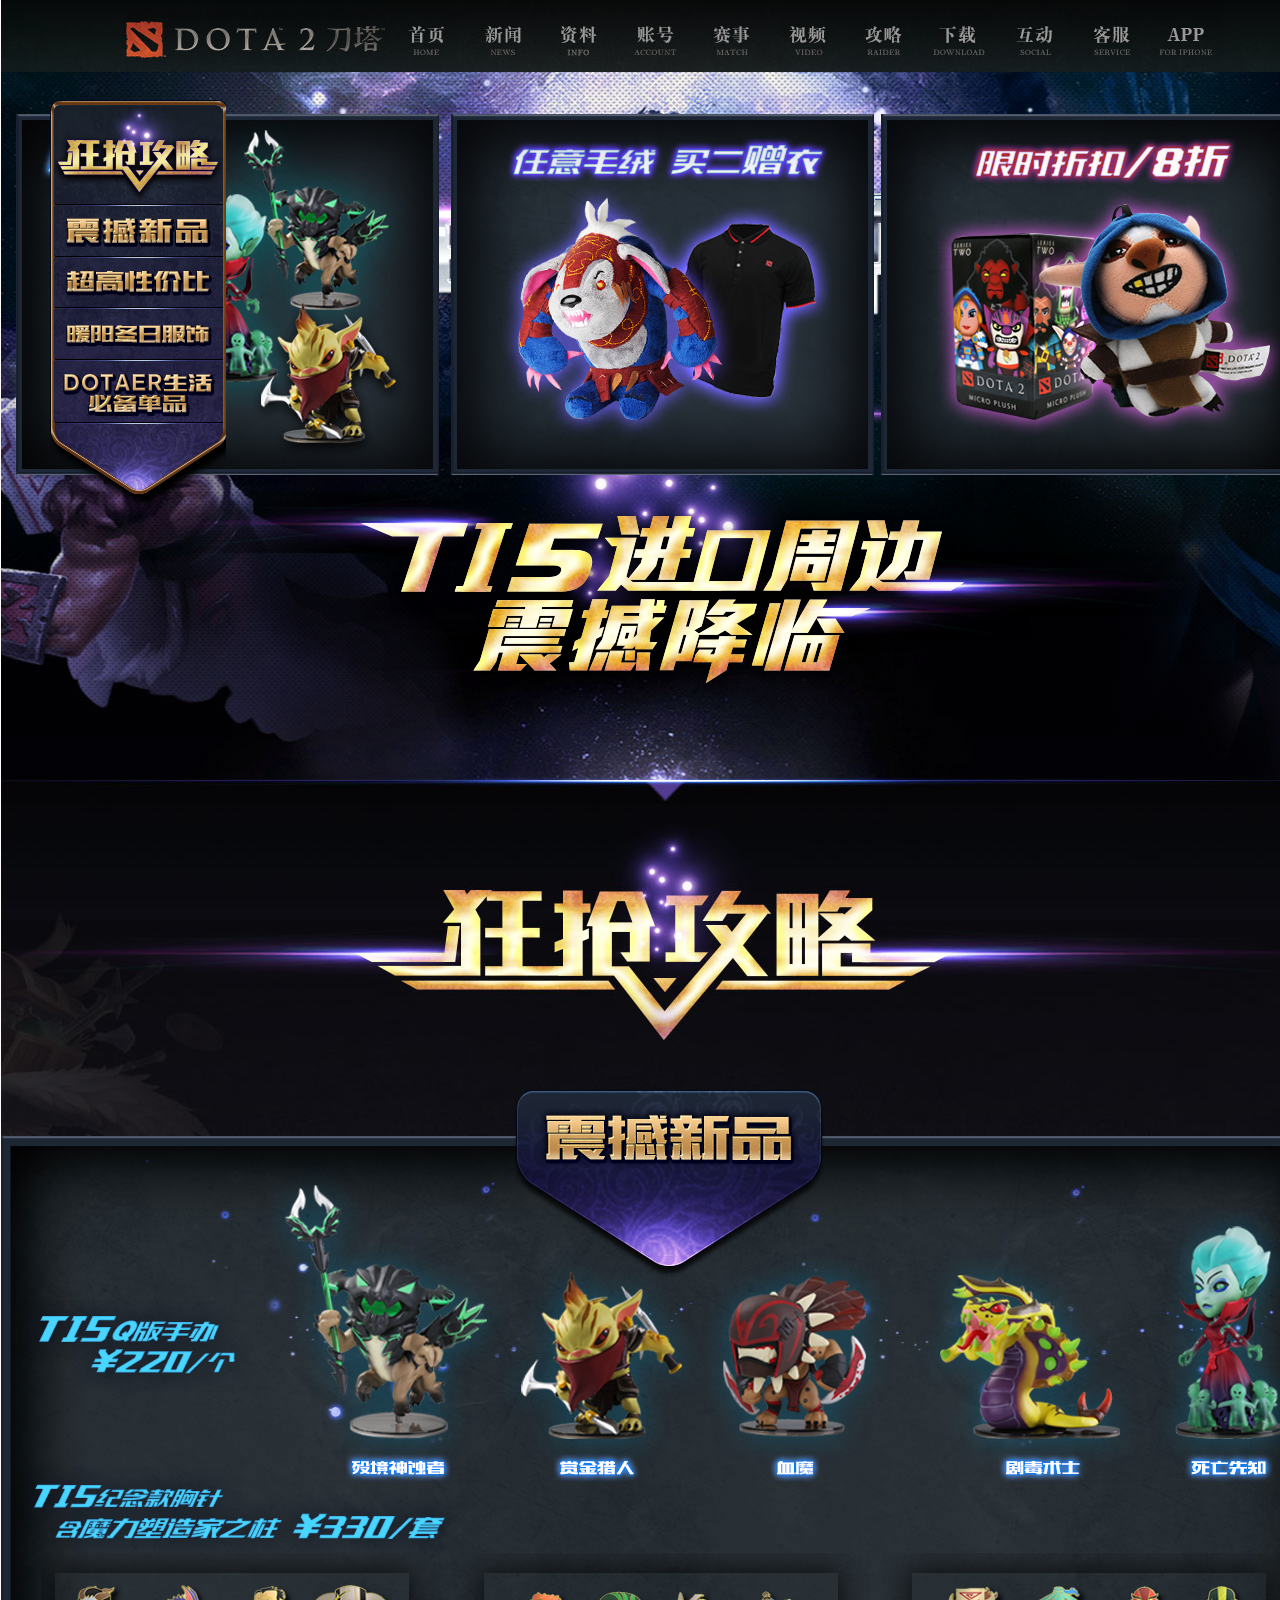
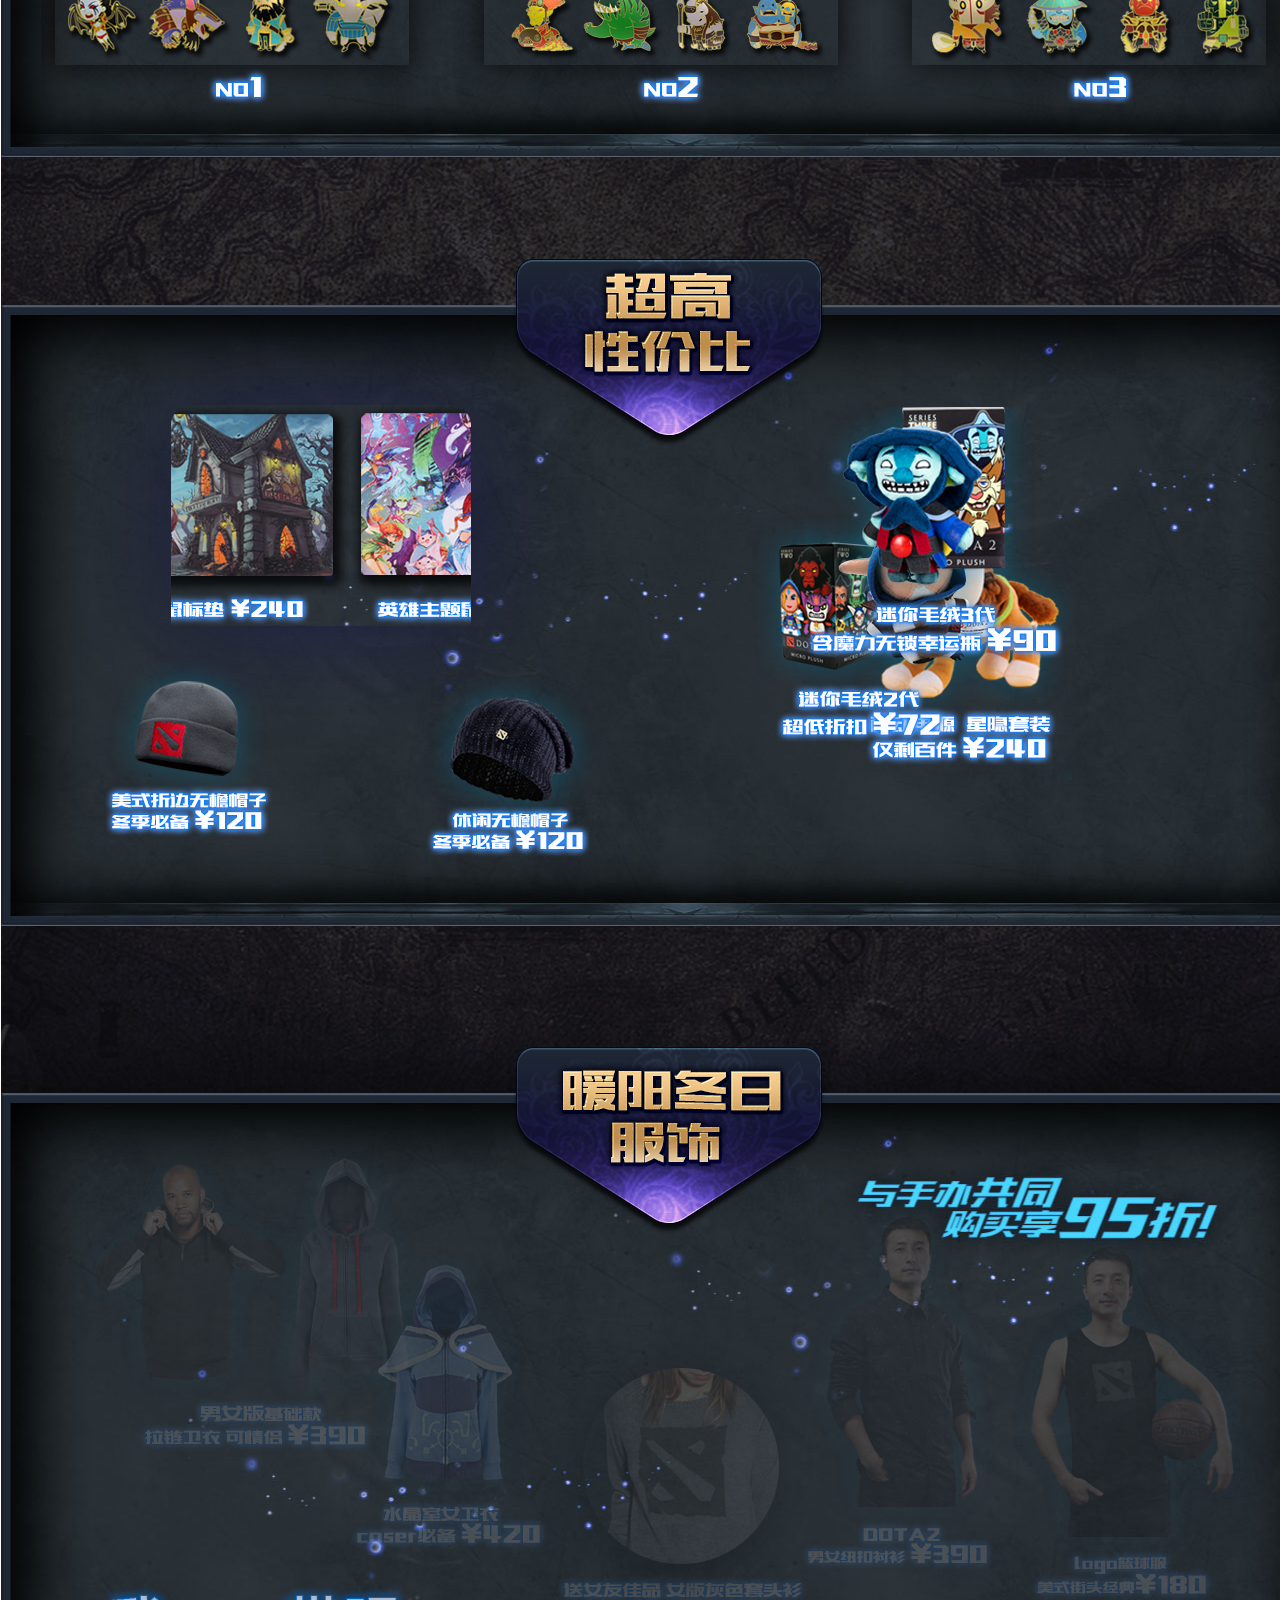
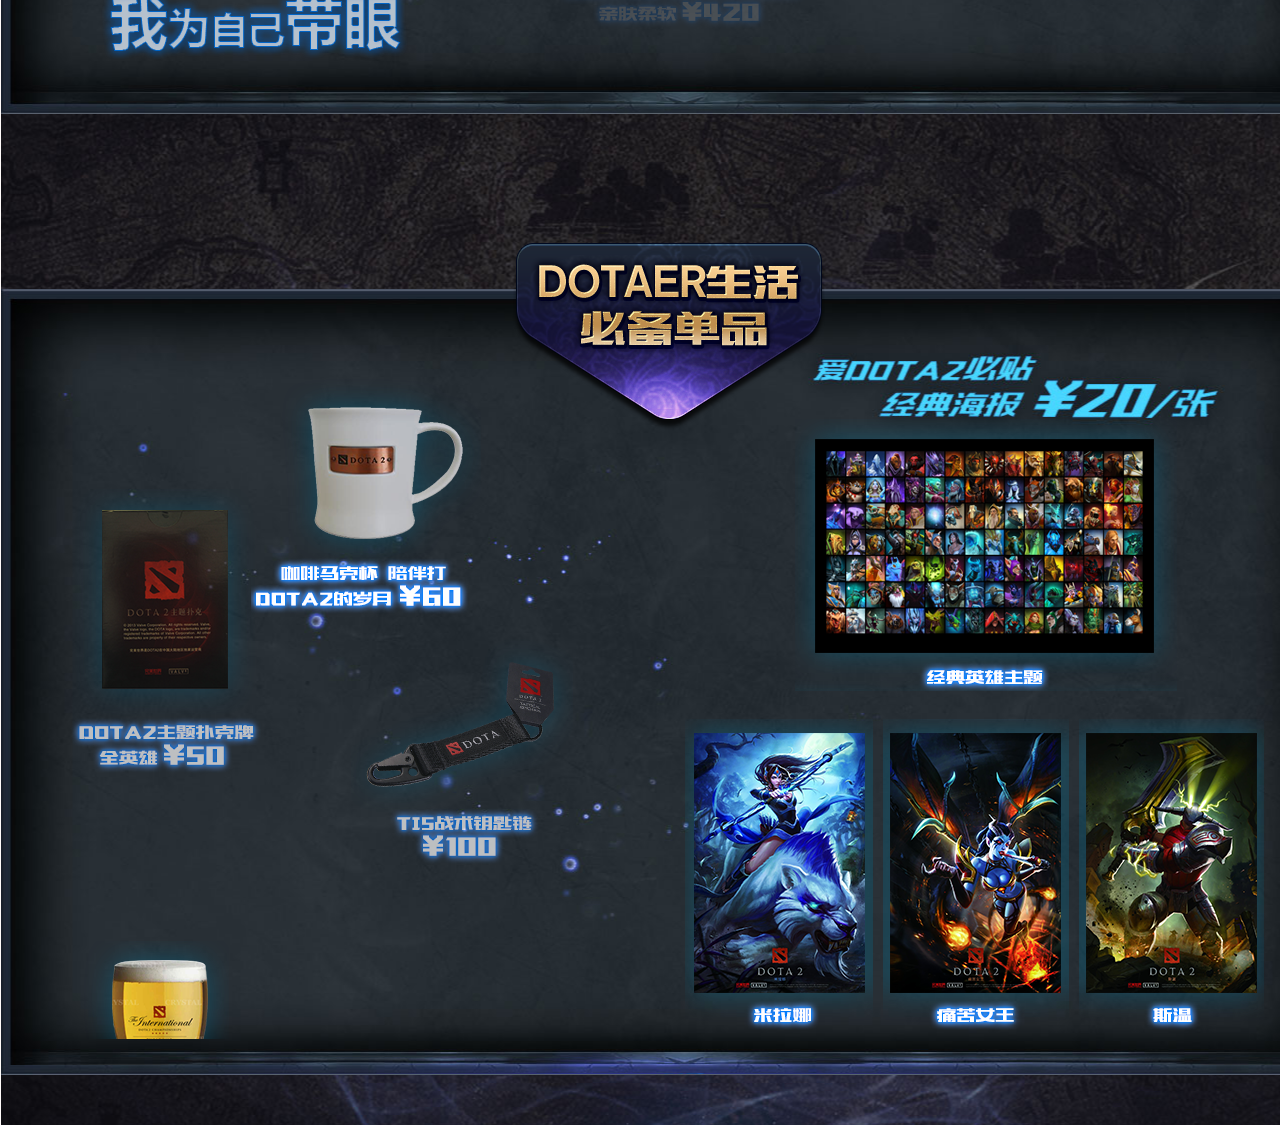
<file: store/Index_3.html>
﻿<!DOCTYPE html>
<html lang="en">

<head>
    <meta charset="UTF-8">
    <link rel="Shortcut Icon" href="images/steam.ico" />
    <title>神秘商店 - 《DOTA2》官方网站</title>
    <link rel="stylesheet" href="css/home.css" type="text/css">
    <script src="js/common.js"></script>
    <script src="js/01demo.js"></script>
    <script src="js/jquery-1.12.2.js"></script>
</head>

<body>

    <div class="ck_wrap" id="ck_wrap">
        <!--头部导航栏-->
        <div class="cktop_nav">
            <a href="../index/index.html" class="lianjie"></a>
        </div>

        <!--侧边导航栏-->
        <div class="ckfloat_nav  normal" id="ckfloat_nav">
            <a href="javascript:;" class="title">
                <img src="images/float-title.png" alt="">
            </a>
            <a href="#part1" class="fnav">
                <img src="images/float-alink1.png" alt="">
            </a>
            <a href="#part2" class="fnav">
                <img src="images/float-alink2.png" alt="">
            </a>
            <a href="#part3" class="fnav">
                <img src="images/float-alink3.png" alt="">
            </a>
            <a href="#part4" class="fnav">
                <img src="images/float-alink4.png" alt="">
            </a>
        </div>

        <!--banner部分-神秘商店-->
        <div class="ck_banner" id="ck_banner">
            <img src="images/btitle2.png" alt="" class="btl1" id="btl1">
        </div>

        <!--第一部分-->
        <div class="ck_suit" id="ck_suit">
        </div>

        <a href="javascript:;" class="ck_link" id="ck_link1">
            <img src="images/suit1.jpg" alt="">
        </a>

        <a href="javascript:;" class="ck_link" id="ck_link2">
            <img src="images/suit2.jpg" alt="">
        </a>

        <a href="javascript:;" class="ck_link" id="ck_link3">
            <img src="images/suit3.jpg" alt="">
        </a>

        <!--第二部分-->
        <div class="ck_title">
        </div>


        <!--第三部分-->
        <div class="ck_newp">
            <a name="part1" class="imgicon" id="imgicon"><img src="images/newp_icon.png" alt="" class=""></a>
            <div class="np_top" id="np_top">
                <img src="images/ntitle1.png" alt="" class="newp_item">
                <a href="javascript:;" class="np1" target="_blank">
                    <img src="images/np1.png" alt="" id="np1">
                </a>
                <a href="javascript:;" class="np2" target="_blank">
                    <img src="images/np2.png" alt="" id="np2">
                </a>
                <a href="javascript:;" class="np3" target="_blank">
                    <img src="images/np3.png" alt="" id="np3">
                </a>
                <a href="javascript:;" class="np4" target="_blank">
                    <img src="images/np4.png" alt="" id="np4">
                </a>
                <a href="javascript:;" class="np5" target="_blank">
                    <img src="images/np5.png" alt="" id="np5">
                </a>
            </div>
            <div class="np_bot">
                <img src="images/ntitle2.png" alt="" class="npb_title">
                <a href="#" target="_blank" id="np_bot1">
                    <img src="images/npb1.png" alt="">
                </a>
                <a href="#" target="_blank" id="np_bot2">
                    <img src="images/npb2.png" alt="">
                </a>
                <a href="#" target="_blank" id="np_bot3">
                    <img src="images/npb3.png" alt="">
                </a>
            </div>
        </div>
        <div class="mb2"></div>




        <!--wdl js开始部分-->
        <!--第一部分-->
        <div class="wdl_top" id="wdl_top">
            <a class="imgicon" id="part2"><img src="images/prive_icon.png" alt="" class=""></a>
            <img src="images/prc-title.png" alt="" class="inventory" id="inventory">
            <!--库存告急-->

            <div class="fl price-left">
                <div class="leftbox" id="leftbox">
                    <ul class="cl">
                        <li>
                            <a href="#" class="prc1" target="_blank">
                                <img src="images/pr1.png" alt="">
                            </a>
                        </li>
                        <li>
                            <a href="#" class="prc2" target="_blank">
                                <img src="images/pr2.png" alt="">
                            </a>
                        </li>
                        <li>
                            <a href="#" class="prc3" target="_blank">
                                <img src="images/pr3.png" alt="">
                            </a>
                        </li>
                        <li>
                            <a href="#" class="prc1" target="_blank">
                                <img src="images/pr1.png" alt="">
                            </a>
                        </li>
                        <li>
                            <a href="#" class="prc2" target="_blank">
                                <img src="images/pr2.png" alt="">
                            </a>
                        </li>
                        <li>
                            <a href="#" class="prc3" target="_blank">
                                <img src="images/pr3.png" alt="">
                            </a>
                        </li>

                        <li>
                            <a href="#" class="prc1" target="_blank">
                                <img src="images/pr1.png" alt="">
                            </a>
                        </li>
                    </ul>
                </div>
                <a href="#" class="win7" target="_blank">
                    <img src="images/wn6.png" alt="">
                </a>
                <a href="#" class="win8" target="_blank">
                    <img src="images/wn7.png" alt="">
                </a>

            </div>
            <div class="fr price-right" id="">
                <a href="#" target="_blank">
                    <img src="images/pl1.png" alt="" id="pgm1">
                </a>
                <a href="#" target="_blank">
                    <img src="images/pl2.png" alt="" id="pgm2">
                </a>
                <a href="#" target="_blank">
                    <img src="images/pl3.png" alt="" id="pgm3">
                </a>
            </div>
        </div>

        <!--第二部分-->
        <div class="mb3"></div>
        <div class="wdl_center" id="wdl_center">
            <a name="part3" class="imgicon" id="part3"><img src="images/winter_icon.png" alt="" class=""></a>

            <!--内容图片-->
            <a href="#" class="win win1 " id="win1">
                <img src="images/wn1.png" alt="">
            </a>
            <a href="#" class="win win2" id="win2">
                <img src="images/wn2.png" alt="">
            </a>
            <a href="#" class="win win3" id="win3">
                <img src="images/wn3.png" alt="">
            </a>
            <a href="#" class="win win4" id="win4">
                <img src="images/wn4.png" alt="">
            </a>
            <a href="#" class="win win5" id="win5">
                <img src="images/wn5.png" alt="">
            </a>

            <p><img src="images/我为自己代言.png" alt="" /></p>

        </div>

        <!--第三部分-->
        <div class="mb4"></div>
        <div class="wdl_bottom">
            <a name="part4" class="imgicon" id="part4"><img src="images/dota_icon.png" alt="" class=""></a>

            <div class="bottom_left fl" id="bottom_left">
                <a href="#" class="da1" target="_blank">
                    <img src="images/da1.png" alt="">
                </a>
                <a href="#" class="da2" target="_blank">
                    <img src="images/da2.png" alt="">
                </a>
                <a href="#" class="da3" target="_blank">
                    <img src="images/da3.png" alt="">
                </a>
                <a href="#" class="da4" target="_blank">
                    <img src="images/da9.png" alt="">
                </a>

            </div>

            <div class="bottom_right fr">
                <div class="rightpicT" id="rightpicT">
                    <div id="lightTop"></div>
                    <div id="lightRight"></div>
                    <div id="lightBottom"></div>
                    <div id="lightLeft"></div>
                    <a href="#" class="rightpic1" target="_blank">
                        <img src="images/da4.png" alt="">
                    </a>
                </div>
                <div class="rightpicB">
                    <ul id="rightpicB">
                        <li>
                            <img src="images/da6.png" alt="">
                        </li>
                        <li class="rightpic3">
                            <img src="images/da7.png" alt="">
                        </li>
                        <li>
                            <img src="images/da8.png" alt="">
                        </li>
                    </ul>
                </div>

            </div>
        </div>
        <div class="mb5"></div>
    </div>
    </div>
</body>

</html>
</file>
<file: app/css/web1504.css>
﻿@charset "utf-8";
html{ min-width:1190px;}
body{ margin:0; padding:0; font-size:12px; font-family:"微软雅黑","宋体",Arial, Helvetica, sans-serif; background-color:#000;}
div,p,ul,ol,li,dl,dt,dd,h1,h2,h3,h4,h5,h6,form,input,select,textarea,table,td{ margin:0; padding:0;}
h1,h2,h3,h4,h5,h6{font-size:100%;font-weight:normal;}
area{outline:none;}
body > a {display: none;}
img{ border:0;}
ol,ul{list-style:none;}
a{ font-family:"微软雅黑","宋体",Arial, Helvetica, sans-serif; text-decoration:none;outline:none;}
a:hover{ text-decoration:underline}
.clearfix:after {content:"";display:block;height:0;clear:both;} 
.clearfix {zoom:1;}
#footerIframe {padding:20px 0; background: #000;}

#box_h{ position:relative; width:100%; height:3240px; overflow:hidden;}
#point_ul{position:fixed; width:22px; right:10px; top:50%; margin-top:-40px; z-index:10;}
#point_ul li{ width:22px; height:21px; margin-top:10px; background:url(../images/icon_num.png); cursor:pointer;opacity:0.5;}
#point_ul li.on{ background-position:0 -21px;opacity: 0.8;}
.screen{ position:relative; width:100%; height:980px; overflow:hidden;}
/* screen1 */
#screen1{ background:url(../images/bg1_1504.jpg) 0 center no-repeat;}
.logo{ position:absolute; left:10px; top:5%;}
.share_box{ position:absolute; width:240px; height:34px; top:5px; right:0; color:#718cad; overflow:hidden;}
.share_box p{ float:left; height:34px; font:normal 14px/34px "微软雅黑";}
.share_box img{ float:left; cursor:pointer; margin-left:10px;}

.s1_cont{ position:absolute; width:534px; left:530px; top:50%;margin-top:-350px;}
.btn_down_box{ position:relative;height:220px;}
.mt1{ margin-top:25px;}

.icon_down{ position:absolute; left:33px; top:38px;}
.s1_ma{ width:534px; height:162px; background-image:url(../images/s1_ma.png); overflow:hidden;}
.s1_ma p{ padding:28px 0 0 160px; font:normal 12px/26px "宋体"; color:#4a6279;}
.s1_ma p span{ color:#b8c1c9;}
.down_jt,#down_jt_last{ position:absolute; width:67px; height:34px; left:720px; bottom:10px; cursor:pointer;}
/* screen2 */
#screen2{ background:url(../images/bg2_1504.jpg) 0 center no-repeat;}
#s2_1,#s2_2,#s3_1,#s3_2,#s4_1,#s4_2{ display:none; position:absolute; /*left:538px;*/}
#s2_1,#s3_1,#s4_1{ left:0; top:20%;}
#s2_2,#s3_2,#s4_2{ left:1000px; bottom:20%;}
/* screen3 */
#screen3{ background:url(../images/bg3_1504.jpg) 0 center no-repeat;}
#screen4{ background:url(../images/bg4_1504.jpg) 0 center no-repeat;}
/* botbar */
#botbar{position:absolute; width:100%; height:298px; left:0; bottom:0; background-image:url(../images/bot_bar.jpg); opacity:0.9; filter:alpha(opacity=90); overflow:hidden;}
.bot_logo{ position:absolute; width:170px; height:204px; left:68px; top:47px;}
.bot_down{ position:absolute; width:266px; height:82px; left:470px; top:70px;}
/*.bot_down1{position:absolute; width:266px; height:82px; left:810px; top:86px}*/
/*.bot_down2{position:absolute; width:266px; height:82px; left:516px; top:186px}*/
/*.bot_down3{position:absolute; width:266px; height:82px; left:810px; top:186px}*/
#btn_down_iphone,#btn_down_android{width:246px;height:91px;background-repeat:no-repeat; position:absolute;left:0;top:0}
#btn_down_iphone a,#btn_down_android a{display:block;width:246px;height:91px;}
#btn_down_iphone p,#btn_down_android p{padding-left:15px;line-height:1.8;display:none}
#btn_down_iphone{background-image:url(../images/btn_down.png);color:#ff9b80}
#btn_down_android{background-image:url(../images/btn_down1.png);left:271px;color:#bad881}
#btn_down_iphone.hover{background-image:url(../images/btn_down_hover.png);height:201px;z-index: 9}
#btn_down_android.hover{background-image:url(../images/btn_down1_hover.png);height:201px;z-index: 9}
#btn_down_iphone.hover p,#btn_down_android.hover p{display:block}
/*wp下载按钮*/
#btn_down_wp{width:246px;height:91px;background-repeat:no-repeat; position:absolute;left:0;top:110px}
#btn_down_wp a{display:block;width:246px;height:91px;}
#btn_down_wp p{padding-left:15px;line-height:1.8;display:none;}
#btn_down_wp{background-image:url(../images/btn_down2.png);color:#fff}
#btn_down_wp.hover{background-image:url(../images/btn_down2_hover.png);height:204px;z-index: 9}
#btn_down_wp.hover p{display:block}
/*wp10下载按钮*/
#btn_down_wp10{width:246px;height:91px;background-repeat:no-repeat; position:absolute;left:271px;top:110px}
#btn_down_wp10 a{display:block;width:246px;height:91px;}
#btn_down_wp10 p{padding-left:15px;line-height:1.8;display:none;}
#btn_down_wp10{background-image:url(../images/btn_down3.png);color:#fff}
#btn_down_wp10.hover{background-image:url(../images/btn_down3_hover.png);height:204px;z-index: 9}
#btn_down_wp10.hover p{display:block}
/*20141008*/
.menu{position:absolute;right:240px;top:10px;z-index:99999}
.menu li{float:left;margin-right:55px;}
.menu a{font-size:18px;font-family:'微软雅黑';color:#b8c1c9}
.menu a:hover{ text-decoration:none;}
.menu li.on{border-bottom:3px solid #ff3600;padding:0 1px 4px;}
.submenu{ position:absolute;left:520px;top:200px;}
.submenu li{float:left;height:32px;}
.submenu a{display:block;width:169px;height:32px;background:url(../images/submenu.png) no-repeat;}
.submenu .ios{background-position:0 0}
.submenu .android{background-position:-169px 0}
.submenu .window{background-position:-338px 0}
.submenu .on .ios{background-position:0 -32px}
.submenu .on .android{background-position:-169px -32px}
.submenu .on .window{background-position:-338px -32px}
.update_log_box{position:absolute;left:520px;top:300px;min-height:500px;_height:500px;margin-bottom:50px;}
.update_log{width:596px;display:none}
.update_log dl{/*background:url(../images/info_dd.jpg) repeat-y;*/margin-top:-20px;}
.update_log dt{background:url(../images/info_dt.png) no-repeat;height:46px;line-height:46px;color:#a8b7c2; position:relative;z-index:2; cursor:pointer;}
.update_log dt .date{font-size:24px;float:left;width:270px;padding-left:30px;}
.update_log dt .label{font-weight:bold;font-size:36px;float:left}
.update_log dt .arrow{ position:absolute;right:15px;top:20px;background:url(../images/info_dn.png) no-repeat;width:25px;height:13px;}
.update_log dd{border-left:4px solid #384854;margin-top:-23px;padding-bottom:70px;color:#4a6279;font-size:14px;}
.update_log dd .cont{background:#161719;padding:50px 15px 30px 20px;position:relative;display:none;}
.update_log dd .pic{float:left;width:270px;}
.update_log dd .pic img{width:255px;}
.update_log dd .text{margin-left:270px;}
.update_log dd p{margin-bottom:10px;}
.update_log dd .arrow{ position:absolute;right:15px;bottom:15px;background:url(../images/info_up.png) no-repeat;width:25px;height:13px; cursor:pointer}
.update_log .on dd{padding-bottom:50px;}
.update_log .on dd .cont{display:block;}
.update_log .on dt .arrow{display:none}
.last dd{padding-bottom:0}
.infobg{background:#181818 url(../images/bg_info_1504.jpg) no-repeat;}
.clear{height:0px;overflow:hidden; clear:left}
/*新加的*/
#ul1{width:600px;height:250px;position:absolute;top:0px;padding-left:150px;margin-top:-15px;}
#ul1 li{width:100px;height:100px;background:red;float:left;overflow:hidden;margin:10px;}
#div1{width:200px;position:absolute;left:360px;top:-50px;}
#div1 a{color:#000;font-size:18px;font-family:"微软雅黑";}
</file>
<file: enter/css/ddbcover.css>
﻿@charset "utf-8";
/********author:Tongyan.Guo**************/
html{
    min-width:1002px;
}
body{
    margin:0;
    padding:0;
    font-size:12px;
    font-family:"Microsoft YaHei", "宋体",Arial, Helvetica, sans-serif;
    background-color:#060606;
}
div,p,ul,ol,li,dl,dt,dd,h1,h2,h3,h4,h5,h6,form,input,select,textarea{
    margin:0;
    padding:0;
}
h1,h2,h3,h4,h5,h6{
    font-size:100%;
    font-weight:normal;
}
area{
    outline:none;
}
img{
    border:0;
}
ol,ul{
    list-style:none;
}
a{font-family:
"Microsoft YaHei", "宋体",Arial, Helvetica, sans-serif;
    text-decoration:none;
    outline:none;
}
a:hover{
    text-decoration:underline;
}
.clearfix:after {
    content:"";
    display:block;
    height:0;
    clear:both;
}
.clearfix {
    zoom:1;
}
.bg{
    background:url(../images/bg.jpg) center top no-repeat #240803;
}
.rel1002{
    position:relative;
    width:1002px;
    margin:0 auto;
    overflow:hidden;
}
.img_banner{
    position:relative;
    width:1002px;
    margin:0 auto;
    overflow:hidden;
}
.img_banner img{
    float:left;
}

.link{
    position:absolute;
    text-indent:-9999px;

}
.logo{
    width:255px;
    height:150px;
    left:405px;
    top:60px;
 }
.link1,.link2,.link3,.link4,.link5{
    width:200px;
    height:86px;
    top:867px;
}
.link1{
    left:0;
}
.link2{
    left:201px;
}
.link3{
    left:401px;
}
.link4{
    left:601px;
}
.link5{
    left:801px;
}
.link1:hover{
    background:url(../images/links_01.jpg) no-repeat;
}
.link2:hover{
    background:url(../images/links_02.jpg) no-repeat;
}
.link3:hover{
    background:url(../images/links_03.jpg) no-repeat;
}
.link4:hover{
    background:url(../images/links_04.jpg) no-repeat;
}
.link5:hover{
    background:url(../images/links_05.jpg) no-repeat;
}
.center_box{
    position:absolute;
    width:600px;
    height:338px;
    left:200px;
    top:503px;
}
.entersl{
    width:200px;
    height:338px;
    position:absolute;
    top:503px;
    left:1px;
    background:url(../images/nava1.jpg) no-repeat;
}
.entersl a{
    width:200px;

    position:absolute;
    left:0;
}
.entersl a.enter1{
    height:120px;
    top:0;
}
.entersl a.enter2{
    height:109px;
    top:120px;
}
.entersl a.enter3{
    height:109px;
    top:229px;
}
.entersr{
    width:200px;
    height:338px;
    position:absolute;
    top:503px;
    right:1px;
    background:url(../images/nava2.jpg) no-repeat;
}
.entersr a{
    width:200px;

    position:absolute;
    left:0;
}
.entersr a.enter4{
    height:120px;
    top:0;
}
.entersr a.enter5{
    height:109px;
    top:120px;
}
.entersr a.enter6{
    height:109px;
    top:229px;
}

.tit{
    width:1002px;
    height:400px;
    left:0;
    top:100px;
}
.entersr {
    top: 500px;
    right: 2px;
}
.entersl {
    top: 500px;
}
.center_box {
    top: 500px;
}
.hightlan{
    background: #ccc;
    opacity: 0.5;
}
.boxy-modal-blackout{background:rgba(6,17,2,0.7) !important;}



#PrizePoolText{
    font:bold 40px Arial, Helvetica, sans-serif;
    color:#ece6e0;
    position:absolute;
    left:506px;
    top:405px;
}
.rel1100 {width: 1100px;
    margin: 0 auto;
    position: relative;
}
.bottom{
    height: 160px;
    background: #000;
}
.banxin1{
    width: 1200px;
    margin: 0 auto;
    height: 160px;
}
.img1{
    margin: 40px 0 0 175px;
    float: left;
}
.img2{
    margin: 40px 0 0 40px;
    float: left;
}
.botm1{
    width: 631px;
    height: 32px;
    margin: 40px 0 0 20px;
    float: left;
}
.botm1 p{
    font-size: 12px;
    color:#959595;
}
.botm2{
    width: 615px;
    height: 35px;
    margin: 12px 0 0 40px;
    float: left;
}
.botm2 p{
    font-size: 12px;
    color:#333333;
}
.lanhight{
    background-color: #fff;
}
.wrap {
    width: 100%;
    height: 338px;
    -webkit-perspective: 800px;
    -webkit-perspective-origin: 50% 110px;
    /*   -webkit-transition: -webkit-transform 2s;*/
    -webkit-transform-style: preserve-3d;
}

.box {
    position: relative;
    top: 60px;
    margin: 0 auto;
    height: 200px;
    width: 200px;
    cursor:pointer;

    -webkit-transform-style: preserve-3d;
    -webkit-animation: spin 8s infinite linear;

}
@-webkit-keyframes spin {
    from { -webkit-transform: rotateY(0deg); }
    to   { -webkit-transform: rotateY(-360deg); }
}
.div {
    position: absolute;
    left:0;
    top:0;
    height: 200px;
    width: 200px;
    border: 1px solid white;
   /* -webkit-border-radius: 12px;*/
    -webkit-box-sizing: border-box;
    text-align: center;
    font-size: 124pt;
    color: red;
    background-color: rgba(255, 255, 255, 0.6);
    -webkit-transition: -webkit-transform 2s, opacity 2s;
    -webkit-backface-visibility: visible;
}
.yi {
    opacity: 0.5;
    -webkit-transform: scale3d(1.2, 1.2, 1.2) rotateX(90deg) translateZ(100px);
}
.qi {
    opacity: 0.5;
    -webkit-transform: scale3d(0.8, 0.8, 0.8) rotateX(90deg) translateZ(100px);
}

.er {
    opacity: 0.5;
    -webkit-transform: scale3d(1.2, 1.2, 1.2) rotateX(0deg) translateZ(100px);
}
.ba {
    opacity: 0.5;
    -webkit-transform: scale3d(0.8, 0.8, 0.8) rotateX(0deg) translateZ(100px);
}
.san {
    opacity: 0.5;
    -webkit-transform: scale3d(1.2, 1.2, 1.2) rotateX(-90deg) translateZ(100px);
}
.jiu {
    opacity: 0.5;
    -webkit-transform: scale3d(0.8, 0.8, 0.8) rotateX(-90deg) translateZ(100px);
}
.si {
    opacity: 0.5;
    -webkit-transform: scale3d(1.2, 1.2, 1.2) rotateY(180deg) translateZ(100px);
}
.shi {
    opacity: 0.5;
    -webkit-transform: scale3d(0.8, 0.8, 0.8) rotateY(180deg) translateZ(100px);
}

.wu {
    opacity: 0.5;
    -webkit-transform: scale3d(1.2, 1.2, 1.2) rotateY(90deg) translateZ(100px);
}
.shiyi {
    opacity: 0.5;
    -webkit-transform: scale3d(0.8, 0.8, 0.8) rotateY(90deg) translateZ(100px);
}

.liu {
    opacity: 0.5;
    -webkit-transform: scale3d(1.2, 1.2, 1.2) rotateY(270deg) translateZ(100px);
}
.shier {
    opacity: 0.5;
    -webkit-transform: scale3d(0.8, 0.8, 0.8) rotateY(270deg) translateZ(100px);
}
#canv{
    position: absolute;
    top: 0;
    left: 0;
    opacity: 0.3;
    cursor: pointer;

}
.wrap{
    background:url(../images/centerbg.jpg);
}

.wrap img{
    width: 200px;
    height: 200px;
}
</file>
<file: index/css/common.css>
@charset "UTF-8";
/*设置默认编码集*/

/*css 初始化 start */

html, body, ul, li, ol, dl, dd, dt, p, h1, h2, h3, h4, h5, h6, form, fieldset, legend, img {
    margin: 0;
    padding: 0;
}

/*各浏览器显示不同，去掉边框等默认样式*/
fieldset, img, input, button {
    border: none;
    padding: 0;
    margin: 0;
    outline-style: none;
}

ul, ol {
    list-style: none;
}

input {
    padding-top: 0;
    padding-bottom: 0;
    font-family: "微软雅黑";
}

select, input, textarea {
    font-size: 12px;
    margin: 0;
}

/*防止拖动 影响布局*/
textarea {
    resize: none;
}

/*去掉行内替换元素空白缝隙*/
img {
    border: 0;
    vertical-align: middle;
}

table {
    border-collapse: collapse;
}

body {
    height: 1500px;
    font-size: 14px;
    color: #827c79;
    font-family: "微软雅黑";
    background:url(../images/dot2.main.bg.png);
}

i,s,em{
    text-decoration: none;
    font-style: normal;
}

/*清除浮动*/
.clearfix:before,.clearfix:after {
    content: "";
    display: table;
}
.clearfix:after{
    clear: both;
}
.clearfix {
    zoom: 1;
}

a {
    color: #fff;
    text-decoration: none;
}

a:hover {
    color: #00a8eb;
}



/*京东色*/
.col-red {
    color: #C81623 !important;
}

/*公共类*/
.w {
    /*版心 提取 */
    width: 1200px;
    margin: 0 auto;
}

.fl {
    float: left;
}

.fr {
    float: right;
}
.tr{
  text-align: right;
}

/*css 初始化 end */
</file>
<file: index/css/index.css>
.lys_nav{
    height: 80px;
    background: url(../images/data2.home.nav.bg.png);
}
.lys_navlogo{
    display: block;
    width: 260px;
    height: 40px;
    margin-top: 20px;
    margin-right: 50px;
    float: left;
    background: url(../images/dota2.home.log.png) center top no-repeat;
}
.lys_navul{
    width: 516px;
    height: 80px;
    float: left;
}
.lys_navul li{
    position: relative;
    float:left;
    padding: 17px 23px 15px 23px;
    text-align: center;
    width: 40px;
    font-size: 18px;
    z-index: 100;
}
.lys_link_pop{
    display: none;
    position: absolute;
    top: 70px;
    left: 0;
    padding-top: 10px;
    width: 100%;
    height: 239px;
    font-size: 12px;
    line-height: 26px;
    text-align: center;
    background: url(../images/data2.home.submenu.bg.png) top center no-repeat;
    background-size: 88px;
}
.lys_link_pop a{
    display: block;
}
.lys_navul li:hover{
    background: #000;
}

.lys_smalltext{
    font-size: 12px;
}
.lys_navright{
    width: 120px;
    height: 80px;
    float: right;
    line-height: 80px;
    margin-right: 50px;
}
.lys_navicon{
    display: inline-block;
    vertical-align: middle;
    height: 25px;
    width: 25px;
    background: url(../images/icons.png) no-repeat top center;
    background-position: -5px -300px;
}
.lys_lunbowrap{
    height: 678px;
    position: relative;
    overflow: hidden;
}
.lys_lunbocontent{
    position: absolute;
    top: 0px;
    left: 0px;
    height: 678px;
    width:6332px ;
}
.lys_lunbocontent li{
    float: left;
    height: 678px;
    width: 1366px;
}
.lys_lunbocontent li a{
    display: block;
    height: 678px;
    width: 100%;
}
.lys_lunbopic1{
    background: url(../images/d90bd8257cc8165afa1cd4856e09b8fc1478833014.jpg) no-repeat top center;
}
.lys_lunbopic2{
    background: url(../images/34158fdbd4d387a08b30ae527a83a74d1475745127.jpg) no-repeat top center;
}
.lys_lunbopic3{
    background: url(../images/0d3018570ea4802b726bac6f9003c7aa1477632703.jpg) no-repeat top center;
}
.lys_lunboicon{
    float: left;
    width: 13px;
    height: 13px;
    cursor: pointer;
    background: url(../images/data2.home.icons.png);
    background-position: -2px -841px;
    margin: 0 5px;
}
.lys_lunboicon:hover{
    background-position: -2px -869px;
}
.lys_lunboiconactive{
    background-position: -2px -869px;
}
.lys_lunbodian{
    margin: 0 auto;
    height: 14px;
    position: absolute;
    left: 50%;
    margin-left: -30px;
    bottom: 10px;

}
.lys_lunbodian li{
    float: left;

}
.lys_arrow{
    position: absolute;
    width: 100%;
    height: 90px;
    top: 50%;
    margin-top: -45px;
    display: none;

}
.lys_arrowright{
    width: 47px;
    height: 90px;
    background: url(../images/data2.home.icons.png) top center no-repeat;
    background-position: -95px -856px;
    margin-right: 150px;
}
.lys_arrowleft{
    width: 47px;
    height: 90px;
    background: url(../images/data2.home.icons.png) top center no-repeat;
    background-position: -185px -857px;
    margin-left: 150px;
}
.lys_navbuttoncontent{
    height: 84px;
}
.lys_button{
    margin-top: 3px;
}
.lys_button1{
    width: 246px;
    height: 84px;
    background: url(../images/data2.home.icons.png) top center no-repeat;
    background-position: -129px -3px;
    margin-right: 8px;
}
.lys_button1:hover{
    background-position: -129px -97px;
    box-shadow: 0px 0px 7px 2px #fff;
}
.lys_button2{
    width: 246px;
    height: 84px;
    background: url(../images/data2.home.icons.png) top center no-repeat;
    background-position: -129px -187px;
    margin-right: 8px;
}
.lys_button2:hover{
    background-position: -129px -293px;
    box-shadow: 0px 0px 7px 2px #fff;
}
.lys_button3{
    width: 246px;
    height: 84px;
    background: url(../images/data2.home.icons.png) top center no-repeat;
    background-position: -129px -400px;
    margin-right: 8px;
}
.lys_button3:hover{
    background-position: -129px -498px;
    box-shadow: 0px 0px 7px 2px #fff;
}
.lys_buttonright{
    height: 84px;
}
.lys_buttonright1{
    height: 84px;
    width: 64px;
    background: url(../images/data2.home.icons.png) top center no-repeat;
    background-position: -62px -594px;
}
.lys_buttonright2{
    height: 84px;
    width: 88px;
    background: url(../images/data2.home.icons.png) top center no-repeat;
    background-position: -130px -594px;
}
.lys_buttonright2:hover{
    background-position: -130px -718px;
}
.lys_buttonright3{
    height: 84px;
    width: 88px;
    background: url(../images/data2.home.icons.png) top center no-repeat;
    background-position: -218px -594px;
}
.lys_buttonright3:hover{
    background-position: -218px -718px;
}
.lys_buttonright4{
    height: 84px;
    width: 88px;
    background: url(../images/data2.home.icons.png) top center no-repeat;
    background-position: -306px -594px;
}
.lys_buttonright4:hover{
    background-position: -306px -718px;
}
.lys_buttonright5{
    height: 84px;
    width: 88px;
    background: url(../images/data2.home.icons.png) top center no-repeat;
    background-position: -394px -594px;
}
.lys_buttonright5:hover{
    background-position: -394px -718px;
}
.lys_main{
    height: 635px;
    margin-top: 30px;
}
.lys_maincontent{
    height: 100%;
}
.lys_newsleft{
    width: 750px;
    height: 635px;
}
.lys_newsright{
    width: 420px;
    height: 635px;

}
.lys_newstitle{
    height: 35px;
    position: relative;
    margin-bottom: 10px;
}
.lys_newsicon1{
    display: inline-block;
    width: 35px;
    height: 35px;
    margin-right: 10px;
    vertical-align: middle;
    background: url(../images/data2.home.icons.png) top center no-repeat;
    background-position: -3px -1px;
    position: absolute;
    top: -1px;
    left: 0;

}
.lys_newstitleleft span{
    margin-left: 40px;
    display: inline-block;
    height: 35px;
    font-size: 18px;
    color: #fff;
    line-height: 35px;
}
.lys_newsicon2{
    display: inline-block;
    width: 10px;
    height: 10px;
    margin: 0;
    background: url(../images/data2.home.icons.png) top center no-repeat;
    background-position: -3px -789px;
    vertical-align: middle;
}
.lys_newstitleright{
    line-height: 35px;
    height: 35px;
}
.lys_u_tab{
    float: left;
    width: 128px;
    height: 38px;
    padding: 0 10px;
    line-height: 38px;
    text-align: center;
    border: 1px solid #333;
    border-left-color: transparent;
    cursor: pointer;
}
.lys_u_tab:hover{
    border-color: #999;
    color: #ccc;
    transition: border-color 0.5s ease;
}
.lys_u_active{
    border-color: #999;
    color: #ccc;
    transition: border-color 0.5s ease;
    /*0.5�뽥��*/
}
.lys_newslisttop{
    padding: 10px 40px 10px 20px;
    margin: 25px 5px 15px 5px;
    border: 1px solid transparent;
}
.lys_newslisttop:hover{
    transition: 0.3s;
    box-shadow: 0 0 8px 3px #fff;
}
.lys_newslisttop h3{
    font-size: 24px;
    color: #00c0ff;
}
.lys_news_contents{
    margin-top: 22px;
    overflow: hidden;
    color: #999;
}
.lys_news_pic1{
    float: left;
    width: 200px;
    height: 120px;
    margin-right: 20px;
}
.lys_news_date{
    display: block;
    margin-top: 20px;
    font-size: 12px;
}
.lys_news li{
    width: 750px;
    height: 45px;
    line-height: 45px;
    font-size: 16px;
    position: relative;
    overflow: hidden;
}
.lys_news .lys_zhezhao{
    width: 750px;
    height: 45px;
    position: absolute;
    top: 0;
    left: 0;
    background: #565864;
    opacity: 0;
}
.lys_news li div{
    width: 750px;
    position: absolute;
    top:-45px;
}

.lys_list{
    display: block;
    height: 45px;
    color: #ccc;
    position: relative;
}
.lys_list span{
    float: right;

}
.lys_list p{
    float: left;
    margin-left: 40px;
}
.lys_highlight{
    background-color: rgba(0, 0, 0, 0.1);
    border-radius: 2px;
}
.lys_icon_dot{
    position: absolute;
    top: 18px;
    left: 20px;
    width: 10px;
    height: 10px;
    background: url(../images/data2.home.icons.png) top center no-repeat;
    background-position: -3px -803px;
    margin-right: 10px;
    vertical-align: middle;
}
.lys_date{
    font-size: 12px;
    margin-right: 40px;
}
.lys_newsicon3{
    display: inline-block;
    width: 35px;
    height: 35px;
    margin-right: 10px;
    vertical-align: middle;
    background: url(../images/data2.home.icons.png) top center no-repeat;
    background-position: -3px -43px;
    position: absolute;
    top: -1px;
    left: 0;
}
.lys_rightul_logo{
    height: 78px;
}
.lys_rightul li{
    height: 78px;
    line-height: 78px;
    border-left: 3px solid transparent;
    background: #16151A;
    cursor: pointer;
}
.lys_rightul .lys_rightul_light{
    background: #131315;
}
.lys_rightul li:hover{
    border-left: 3px solid #fff;
    color: #00a8eb;
    transition: 1s;
}
.lys_icon_split{
    margin-top: 14px;
    width: 5px;
    height: 50px;
    vertical-align: middle;
    background: url(../images/data2.home.icons.png) top center no-repeat;
    background-position: -8px -1009px;
}
.lys_rightul_title{
    margin-left: 20px;
}
#dijiuzu{
    position: absolute;
    top: 33%;
    left: 42%;
    color: #fff;
    font-size: 50px;
    animation: dijiuzu 3s infinite linear;
    text-shadow: 5px 5px 5px skyblue;

}
@keyframes dijiuzu {
    25%{transform:scale3d(1.3,1.3,1.3) }
    50%{transform:scale3d(0.7,0.7,0.7)}
    100%{transform:scale3d(1,1,1)}
}
.tongyibig{
    font-size: 30px !important;
}
</file>
<file: index/css/active.css>
@charset "utf-8";
.ssx_active{
    height: 680px;
    margin: 40px auto 0 auto;
}
.ssx_active .fl{
    height: 518px;
    width: 750px;
}
.ssx_title{
    font: normal 18px "微软雅黑";
    margin-bottom: 10px;
    color: white;
    width: 750px;
    height: 33px;
    overflow: hidden;
}
.ssx_title .ssx_l{
    font: normal 18px "微软雅黑";
    float: left;
    line-height: 33px;
}
.ssx_title .ssx_l .ssx_icon{
    background-image: url(../images/icon1.png);
    float: left;
}
.ssx_title .ssx_r li{
    float: right;
    font: normal 12px "微软雅黑";
    color: white;
    line-height: 33px;
}
.ssx_title .ssx_r li:hover{
    color: #00a8eb;
}
.ssx_active .fl .ssx_main{
    height: 667px;
    perspective: 500px;
    perspective-origin: 50% -18%;
    background: #000 url(../images/ssx-01.jpg) no-repeat center 121px;
    background-size: 750px 667px;
}
#stage {
    transition: -webkit-transform 2s;
    transform-style: preserve-3d;
}
#shape {
    position: relative;
    top: 50px;
    margin: 0 auto;
    height: 200px;
    width: 200px;
    -webkit-transform-style: preserve-3d;

    -webkit-animation: spin 8s infinite linear;
}
@-webkit-keyframes spin {
    from { -webkit-transform: rotateY(0deg); }
    to   { -webkit-transform: rotateY(-360deg); }
}

.plane {
    position: absolute;
    left:-52px;
    top:0;
    width: 150px;
    border: 1px solid white;
    -webkit-border-radius: 12px;
    -webkit-box-sizing: border-box;
    text-align: center;
    color: red;
    background-color: rgba(255, 255, 255, 0.6);
    -webkit-backface-visibility: visible;

}
.one {
    /*opacity: 0.5;*/
    transform: scale3d(0.6,0.6,0.6) translateZ(450px);
}

.two {
    /*opacity: 0.5;*/
    transform: scale3d(0.6,0.6,0.6)  rotateY(45deg) translateZ(450px);
}

.three {
    /*opacity: 0.5;*/
    transform: scale3d(0.6,0.6,0.6)  rotateY(90deg) translateZ(450px);
}

.four {
    /*opacity: 0.5;*/
    transform: scale3d(0.6,0.6,0.6)  rotateY(135deg) translateZ(450px);
}

.five {
    /*opacity: 0.5;*/
    transform: scale3d(0.6,0.6,0.6)  rotateY(180deg) translateZ(450px);
}

.six {
    /*opacity: 0.5;*/
    transform:scale3d(0.6,0.6,0.6)  rotateY(225deg) translateZ(450px);
}

.seven {
    /*opacity: 0.5;*/
    transform: scale3d(0.6,0.6,0.6)  rotateY(270deg) translateZ(450px);
}

.eight {
    /*opacity: 0.5;*/
    transform: scale3d(0.6,0.6,0.6)  rotateY(315deg) translateZ(450px);
}

.ssx_active .fl .ssx_main ul{
    position: relative;
}
.ssx_active .fl .ssx_main li{
     position: absolute;
    width: 312px;
 }
.ssx_active .fl .ssx_main img{
    border: 1px solid #020203;
}
.ssx_active .fl .ssx_main p{
    margin-top: 10px;
    line-height: 20px;
    white-space: nowrap;
    text-overflow: ellipsis;
    overflow: hidden;
}
.ssx_active .fl .ssx_main a:hover{
    color: #00a8eb;
}
.ssx_active .fr{
    width: 420px;
    margin-left: 30px;
    height: 100%;
}
.ssx_active .fr .ssx_rizhi{
    width: 420px;
    height: 297px;
}
.ssx_title .ssx_l .ssx_icon{
    background-image: url(../images/icon2.png);
    float: left;
    height: 33px;
    width: 33px;
}
.fr .ssx_title{
    width: 420px;
}
.ssx_active .fr .ssx_rizhi #ssx_content{
    width: 320px;
    height: 214px;
    background: url(../images/ssx-05.jpg) no-repeat center top;
    background-size: 420px 254px;
    padding: 30px 50px 10px;
    position: relative;
}
.prev,.next{
    position: absolute;
    top: 50%;
    width: 32px;
    height: 73px;
    margin-top: -45px;
    margin-right: 0;
    cursor: pointer;
    background: url("../images/data2.home.icons.png") top center no-repeat;
}
.prev{
    left: 0;
    background-position: -370px -865px;
}
.next{
    right: 0;
    background-position: -290px -865px;
}
/*旋转木马*/
#ssx_content {
    position: relative;
    height: 168px;
}
#ssx_content li{
    position: absolute;
    left:58px;
    top:0px;
}
#ssx_content li img{
    width: 100%;
}
/*旋转木马*/
/*.ssx_active .fr .ssx_rizhi #ssx_content ul{*/
    /*position: relative;*/
    /*width: 320px;*/
    /*height: 168px;*/
/*}.ssx_active .fr .ssx_rizhi #ssx_content li{*/
    /*position: absolute;*/
/*}*/
.ssx_active .fr .ssx_map{
    width: 420px;
    height: 350px;
    margin-top: 20px;
}
.fl .ssx_title .ssx_l .ssx_icon{
    background-image: url(../images/icon1.png);
    float: left;
}
.fr .ssx_rizhi .ssx_title .ssx_l .ssx_icon{
    background-image: url(../images/icon2.png);
    float: left;
}
.fr .ssx_map .ssx_title .ssx_l .ssx_icon{
    background-image: url(../images/icon3.png);
    float: left;
}
.ssx_video{
    width: 100%;
    height: 520px;
    margin: 40px auto 0 auto;
}
.ssx_video .fl{
    width: 750px;
}
.ssx_video .fl .ssx_title .ssx_l .ssx_icon{
    background-image: url(../images/icon4.png);
    float: left;
}.ssx_video .fr .ssx_title .ssx_l .ssx_icon{
    background-image: url(../images/icon5.png);
    float: left;
}
.ssx_video .ssx_main{
    height: 435px;
    border: 1px solid #333333;
}
.ssx_video .ssx_main{
    padding: 30px 30px 10px 25px;
}
.ssx_video .ssx_main div{
    width: 205px;
    height: 170px;
    margin: 0 0 25px 5px;
    padding: 10px;
    float: left;
}
.ssx_video .ssx_one{
    position: relative;
    cursor: pointer;
}
.ssx_video .ssx_main i{
    position: absolute;
    width: 54px;
    height: 54px;
    top: 50%;
    left: 50%;
    opacity: 0;
    margin-top: -50px;
    margin-left: -25px;
    background: url("../images/data2.home.icons.png") -2px -1098px no-repeat;
}
.ssx_video .ssx_main .ssx_one:hover{
    box-shadow: 0 0 8px 3px #00a8eb;
    transition: 0.3s;
    color: white;
}
.ssx_video .ssx_main p{
    margin-top: 10px;
    line-height: 18px;
    font-size: 14px;
}
.ssx_video .ssx_one span{
    position: absolute;
    top: 107px;
    right: 13px;
    padding: 0 5px;
    background-color: black;
    color: white;;
}
.ssx_video .fr{
    float: left;
    width: 420px;
    height: 100%;
    margin-left: 30px;
}
.ssx_video .fr .ssx_title{
    margin-bottom: 10px;
}
.ssx_video .fr .ssx_content{
    width: 380px;
    height: 452px;
    background-color: #15161A;
    padding: 20px 20px 5px 20px;
    position: relative;
}
.ssx_video .fr .ssx_content li{
    position: absolute;
    left: 65px;
    top: 0;
}
.ssx_video .fr .ssx_content .ssx_search{
    width: 380px;
    height: 35px;
}
.ssx_video .fr .ssx_content .ssx_search .ssx_l input{
    width: 233px;
    height: 33px;
    background-color: #111214;
    font: normal 14px "微软雅黑";
    color: #9F9FA4;
    border: 1px solid #08080A;
    padding-left: 10px;
    float: left;
}
.ssx_video .fr .ssx_content .ssx_search .ssx_l a{
    width: 35px;
    height: 35px;
    background-image: url(../images/icon6.png);
    float: left;
}
.ssx_video .fr .ssx_content .ssx_search #a1{
    width: 90px;
    height: 35px;
    margin-left: 10px;
    background-color: #565864;
    float: right;
    border-radius: 3px;
}
.ssx_video .fr .ssx_content .ssx_search p{
    font: normal 14px "微软雅黑";
    color: #CCCCCC;
    text-align: center;
    line-height: 35px;
}
.ssx_video .fr .ssx_content .ssx_questions h3{
    font: normal 16px "微软雅黑";
    color: #CCCCCC;
    margin-top: 25px;
    padding-bottom: 10px;
    border-bottom: 1px solid #333333;
}
.ssx_video .fr .ssx_content .ssx_questions .ssx_news li{
    height: 36px;
    line-height: 36px;
    text-align: center;
    font-size: 14px;
    position: relative;
    left: 0;
}
/*旋转木马*/
/*#ssx_content {*/
    /*position: relative;*/
    /*height: 168px;*/
/*}*/
/*#ssx_content li{*/
    /*position: absolute;*/
    /*left:58px;*/
    /*top:0px;*/
/*}*/
/*#ssx_content li img{*/
    /*width: 100%;*/
/*}*/
/*旋转木马*/
.ssx_zhezhao{
    width: 380px;
    height: 45px;
    position: absolute;
    top: 0;
    left: 0;
    background: #565864;
    opacity: 0;
}

.ssx_news{
    margin-top: 10px;
}
.ssx_news li:hover{
    color: #00a8eb;
}
.ssx_list{
    display: block;
    height: 36px;
    color: #ccc;
    position: relative;
}
.ssx_list span{
    float: right;

}
.ssx_list p{
    float: left;
    margin-left: 20px;
}
.ssx_highlight{
    border-radius: 2px;
}
.ssx_icon_dot{
    position: absolute;
    top: 14px;
    left: 0;
    width: 10px;
    height: 10px;
    float: left;
    background: url("../images/data2.home.icons.png") top center no-repeat;
    background-position: -3px -803px;
    vertical-align: middle;
}
.ssx_date{
    font-size: 12px;
    margin-right: 40px;
}
.ssx_foot{
    height: 160px;
    background-color: black;
    margin-top: 110px;
    position: relative;
}
.ssx_foot .ssx_dl{
    position: absolute;
    top: 40px;
    float: left;
    margin: 0;
    padding: 0;
    left: 182px;
}
.ssx_foot .ssx_dl dt{
    float: left;
    padding-left: 75px;
    height: 45px;
}
.ssx_foot .ssx_dl a{
    float: left;
    padding: 0 20px;
}
.ssx_foot .ssx_dl .ssx_wanmei{
    width: 94px;
    height: 33px;
    background: url("../images/logo-wanmei.png") top left no-repeat;
    ;
}
.ssx_foot .ssx_dl .ssx_value{
    width: 99px;
    height: 28px;
    background: url("../images/logo-valve.png") top left no-repeat;
}
.ssx_foot .ssx_dl dd{
    float: left;
}
.ssx_foot p{
    position: absolute;
    float: left;
    top: 85px;
    left: 390px;
    text-align: center;
}
#div1 {background: #000 url(../images/ssx-04.jpg) no-repeat center ;
    background-size: 420px 350px;
}
#div1 {position:relative; width:420px; height:350px; margin: 10px auto 0; }
#div1 a {position:absolute; top:0px; left:0px; font-family: Microsoft YaHei; color:#fff; font-weight:bold; text-decoration:none; padding: 3px 6px; }
#div1 a:hover {border: 1px solid #eee; background: #000; }
#div1 .blue {color:blue;}
#div1 .red {color:red;}
#div1 .yellow {color:yellow;}
</file>
<file: store/css/home.css>
﻿@charset "utf-8";

/*清零*/
body, ul, ol, li, p, h1, h2, h3, h4, h5, h6, form, fieldset, table, td, img, div, dl, dt, dd, input
{ margin: 0; padding: 0; border: 0; }
body { font-size: 14px; font-family: Microsoft YaHei; }
ul, ol { list-style-type: none; }
select, input, img { vertical-align: middle; outline: none;border:0 }
a { text-decoration: none; outline: none; }
a:hover {  text-decoration: none; }
a:focus{ outline: none;}
.ovf{overflow:hidden;white-space:nowrap;text-overflow:ellipsis;-ms-text-overflow: ellipsis;-o-text-overflow: ellipsis;-moz-binding: url("ellipsis.xml#ellipsis");}
.cl:after,div:after { content: ""; display: block; clear: both; }
.cl,div { zoom: 1; }
.fl { float: left; }
.fr { float: right;}


body{ min-width: 1326px; background: url(../images/body.jpg) no-repeat 50% -8px;}



/*版心部分*/
.ck_wrap{ width: 1324px; margin: 0 auto; position: relative}

/*头部导航和侧边栏导航*/
.cktop_nav{ background-color: black;cursor: pointer;
    background: url(../images/top_nav.png) repeat-x;
    height: 72px; position: relative; overflow: hidden}

.lianjie{
    position: absolute;
    width: 50px;
    height: 72px;
    top: 0;
    left: 400px;
}
.ckfloat_nav{ width: 176px; height: 412px;
    background: url(../images/float_bg.png) no-repeat;
    display: block; position: fixed; z-index: 9999;
    left:50px;  top:100px; text-align: center; display: block;}
.ckfloat_nav a{display: block;}
.ckfloat_nav .title{ margin-top: 5px; margin-bottom: 2px;}
.ckfloat_nav .fnav{ margin-bottom: 2px;}
/*头部导航和侧边栏导航*/

/*banner部分-神秘商店*/
.ck_banner{ height: 708px; background: url(../images/banner.jpg) no-repeat 50% 0;
    text-align: center;cursor: pointer;}
.ck_banner .btl1{ margin-top: 400px; margin-left: 0px;}
/*banner部分-神秘商店*/

/*第一部分*/
.ck_link{ width: 423px; height: 361px;display: block;
    margin-right: 16px; background: url(../images/alink.png) no-repeat;
    text-align: center; margin-top: 64px; }
.ck_link img{ margin-top: 6px;}
#ck_link1{
    /*visibility: hidden;*/
    position: absolute;
    top:50px;
    left: 15px;
}#ck_link2{
     /*visibility: hidden;*/
    position: absolute;
    top:50px;
    left: 450px;
}#ck_link3{
      /*visibility: hidden;*/
    position: absolute;
    top:50px;
    left: 880px;
}
.ck_suit{ background: url(../images/suitbg.jpg) no-repeat;
    width: 1326px; height: 0;}
/*第二部分*/
.ck_title { height: 356px; background: url(../images/titlebg.jpg) no-repeat; text-align: center; position: relative;}
.ck_title img{ margin: 0 auto;}

/*第三部分*/

.ck_newp{ height: 621px; background: url(../images/newp.jpg) no-repeat 50% 0; position: relative;}
.ck_newp .imgicon{ position: absolute; left:512px; top:-46px;}
.np_top{height: 350px;
    position: relative;}
.np_top a{ display:inline-block; float: left; margin-top: 30px;}
/*.np_top img{ float: left; }*/
#np1{
    position: absolute;
    left: 261px;
    top: 20px;
}
#np2{
     position: absolute;
     left: 504px;
     top: 20px;
 }
#np3{
      position: absolute;
      left: 701px;
      top: 20px;
  }
#np4{
       position: absolute;
       left: 915px;
       top: 20px;
   }
#np5{
        position: absolute;
        left: 1149px;
        top: 20px;
}

.newp_item{ padding-top: 164px; margin-right: -20px; margin-left: 10px;}
.np_bot .npb_title{ display: block; float: left; margin-right: 500px;
    margin-left: 20px; margin-top: -20px; }
.np_bot a{ display: block; float: left; margin-left: 40px; margin-right:-28px; }
.np_bot a:hover{
    box-shadow:5px 5px 5px 5px #000;
}





/*.mb2{ height: 148px; background: url(../images/mb2_bg.jpg) no-repeat 50% 0;}*/
/*wdlcss开始*/

.mb2 {
    height: 148px;
    background: url(../images/mb2_bg.jpg) no-repeat 50% 0;
}

/*第一部分*/
.wdl_top {
    position: relative;
    background: url(../images/price_bg.jpg) no-repeat 50% 0;
    height: 621px;
    width: 100%;
}

.wdl_top .imgicon {
    position: absolute;
    left: 512px;
    top: -46px;
    z-index: 2;
}

.wdl_top .price-left {
    width: 580px;
    height: 587px;
}

.wdl_top .inventory {
    position: absolute;
    left: 528px;
    top: 7px;
}

.price-left .leftbox {
    width: 300px;
    height: 221px;
    margin: 100px 0 0 170px;
    overflow: hidden;
    position: absolute;
    box-shadow: 5px 4px 107px 1px rgba(16, 12, 84, 0.45);
    border-radius: 20px 20px 0 0
}

.price-left ul {
    width: 1946px;
    position: absolute;
}

.price-left .leftbox li {
    float: left;
}
.price-left .win7 {
    position: absolute;
    top:350px;
    left: 100px;
}

.price-left .win8 {
    position: absolute;
    top:370px;
    left: 420px;
}
.price-right {
    display: block;
    margin-right: 10px;
    margin-top: 10px;
    padding: 150px 0 0 150px;
    position: absolute;
    left:800px;
    top:150px;
    z-index: 2;

}

.price-right a {
    display: block;
}

.price-right a img {
    position: absolute;
}

.mb3 {
    height: 167px;
    background: url(../images/mb3.jpg) no-repeat 50% 0;
}

/*第二部分*/
.wdl_center {
    position: relative;
    height: 621px;
    background: url(../images/winter_bg.jpg) no-repeat 50% 0;
}

.wdl_center .imgicon {
    position: absolute;
    left: 512px;
    top: -46px;
}
/*中间部分左侧*/
.wdl_center a {
    float: left;
    display: block;
}
.wdl_center .win1 {
    position: absolute;
    left: 80px;
    top: 50px;
}

.wdl_center .win2 {
    position: absolute;
    left: 350px;
    top: 150px;
}

.wdl_center .win3 {
    position: absolute;
    left: 550px;
    top: 250px;
}

.wdl_center .win4 {
    position: absolute;
    left: 800px;
    top: 100px;
}

.wdl_center .win5{
    position: absolute;
    left: 1010px;
    top: 130px;
}
.wdl_center p {
    font: italic bold 60px "楷体";
    color:rgba(76,213,255,0.3);
    position: absolute;
    top:490px;
    left: 100px;
}


.mb4 {
    height: 175px;
    background: url(../images/mb4.jpg) no-repeat 50% 0;
}

/*/!*第三部分*!/ 底部开始*/
.wdl_bottom {
    position: relative;
    height: 786px;
    background: url(../images/dota_bg.jpg) no-repeat 50% 0;
}

.wdl_bottom .imgicon {
    position: absolute;
    left: 512px;
    top: -46px;
}

.wdl_bottom a {
    display: block;
    float: left;
}
.wdl_bottom .bottom_left{
    width: 650px;
    height: 700px;
    position: relative;
    top:50px;
    left: 50px;
    overflow: hidden;
}
.bottom_left .da1,.da2,.da3,.da4,.da5{
    position: absolute;

}
.bottom_left .da1 {
    left: 20px;
    z-index: 1;
}
.bottom_left .da2{
    left: 200px;
    z-index: 1;
}
.bottom_left .da3{
    top:250px;
    left: 300px;
    opacity:0.7;

}
.bottom_left .da4{
    top:150px;
    left: 20px;
    opacity:0.7;
}
.wdl_bottom .bottom_right{
    width: 650px;
    height: 700px;
    position: relative;
    top:50px;
    right: 0px;
}
.wdl_bottom .bottom_right .rightpicT {
    position: absolute;
    top: 80px;
    left: 120px;
}
#lightTop {
    position: absolute;
    border-top: 2px solid blueviolet;

}
#lightRight {
    position: absolute;
    border-right: 2px solid blueviolet;

    right: 0;
}
#lightBottom {
    position: absolute;
    bottom:0;
    border-top: 2px solid purple;

}
#lightLeft {
    position: absolute;
    border-right: 2px solid blueviolet;

    left: 0;
}

.wdl_bottom .bottom_right .rightpicB {
    position: absolute;
    top: 380px;
    left: 0px;
}
.rightpicB ul{
    position: relative;
}
.rightpicB ul .active{
    border: 1px solid rgba(80,66,109,0.7);
}
.rightpicB li{
    float: left;
    cursor: pointer;
    margin: 0 5px;
}

/*底部结束*/
.mb5 {
    height: 50px;
    position: relative;
    background: url(../images/mb5.jpg) no-repeat 50% 0;
}
</file>
